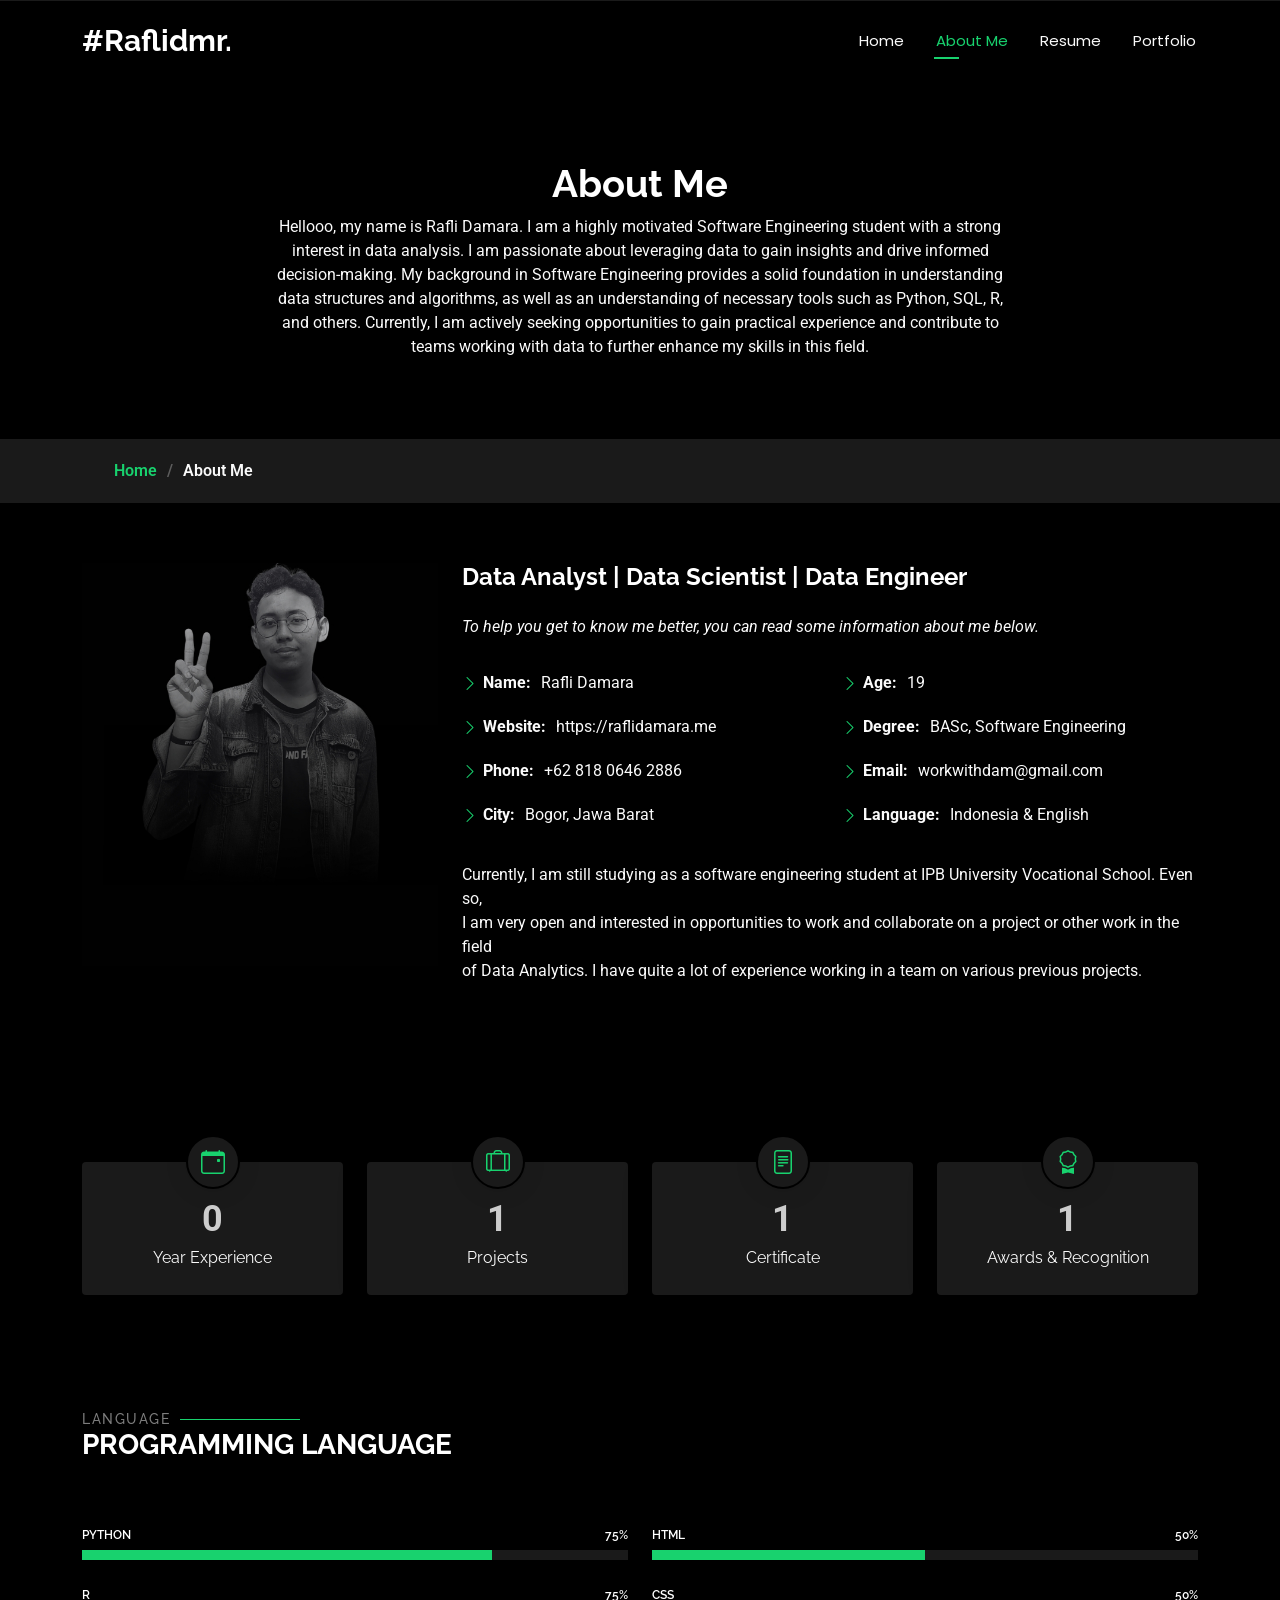
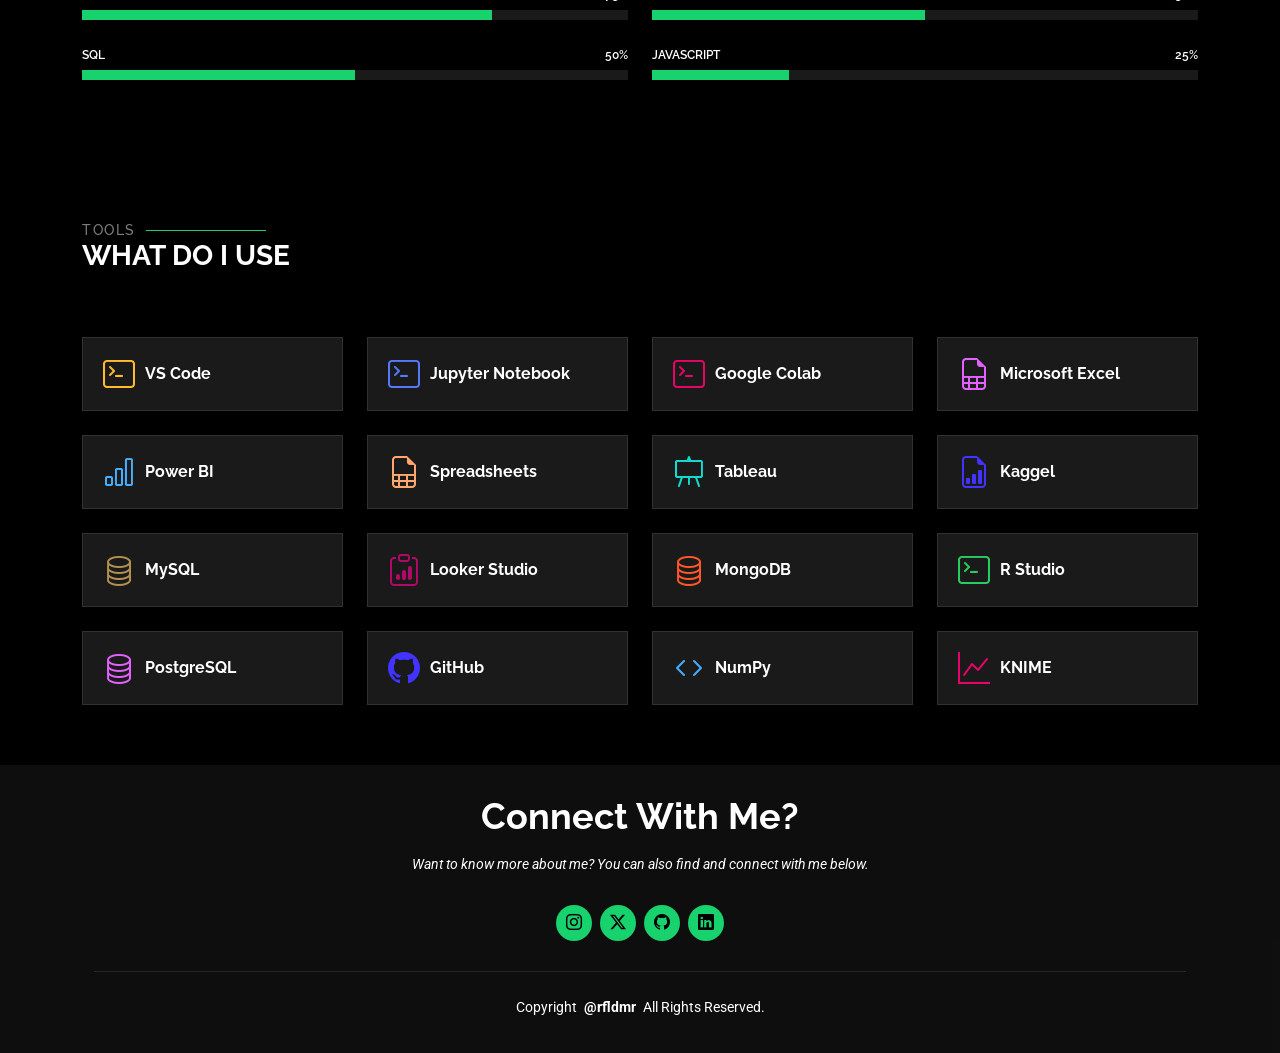
<file: about.html>
<!DOCTYPE html>
<html lang="en">

<head>
  <meta charset="utf-8">
  <meta content="width=device-width, initial-scale=1.0" name="viewport">
  <title>About Me | #Rfldmr Portfolio</title>
  <meta name="description" content="">
  <meta name="keywords" content="">

  <!-- Favicons -->
  <link href="assets/img/head.png" rel="icon">
  <link href="assets/img/apple_touch.png" rel="apple-touch-icon">

  <!-- Fonts -->
  <link href="https://fonts.googleapis.com" rel="preconnect">
  <link href="https://fonts.gstatic.com" rel="preconnect" crossorigin>
  <link href="https://fonts.googleapis.com/css2?family=Roboto:ital,wght@0,100;0,300;0,400;0,500;0,700;0,900;1,100;1,300;1,400;1,500;1,700;1,900&family=Poppins:ital,wght@0,100;0,200;0,300;0,400;0,500;0,600;0,700;0,800;0,900;1,100;1,200;1,300;1,400;1,500;1,600;1,700;1,800;1,900&family=Raleway:ital,wght@0,100;0,200;0,300;0,400;0,500;0,600;0,700;0,800;0,900;1,100;1,200;1,300;1,400;1,500;1,600;1,700;1,800;1,900&display=swap" rel="stylesheet">

  <!-- Vendor CSS Files -->
  <link href="assets/vendor/bootstrap/css/bootstrap.min.css" rel="stylesheet">
  <link href="assets/vendor/bootstrap-icons/bootstrap-icons.css" rel="stylesheet">
  <link href="assets/vendor/aos/aos.css" rel="stylesheet">
  <link href="assets/vendor/swiper/swiper-bundle.min.css" rel="stylesheet">
  <link href="assets/vendor/glightbox/css/glightbox.min.css" rel="stylesheet">

  <!-- Main CSS File -->
  <link href="assets/css/main.css" rel="stylesheet">

  <!-- =======================================================
  * Template Name: Personal
  * Template URL: https://bootstrapmade.com/personal-free-resume-bootstrap-template/
  * Updated: Aug 07 2024 with Bootstrap v5.3.3
  * Author: BootstrapMade.com
  * License: https://bootstrapmade.com/license/
  ======================================================== -->
</head>

<body class="about-page">

  <header id="header" class="header d-flex align-items-center fixed-top">
    <div class="container-fluid container-xl position-relative d-flex align-items-center justify-content-between">

      <a href="index.html" class="logo d-flex align-items-center">
        <!-- Uncomment the line below if you also wish to use an image logo -->
        <!-- <img src="assets/img/logo.png" alt=""> -->
        <h1 class="sitename">#Raflidmr.</h1>
      </a>

      <nav id="navmenu" class="navmenu">
        <ul>
          <li><a href="index.html">Home</a></li>
          <li><a href="about.html" class="active">About Me</a></li>
          <li><a href="resume.html">Resume</a></li>
          <li><a href="portfolio.html">Portfolio</a></li>
        </ul>
        <i class="mobile-nav-toggle d-xl-none bi bi-list"></i>
      </nav>

    </div>
  </header>

  <main class="main">

    <!-- Page Title -->
    <div class="page-title" data-aos="fade">
      <div class="heading">
        <div class="container">
          <div class="row d-flex justify-content-center text-center">
            <div class="col-lg-8">
              <h1>About Me</h1>
              <p class="mb-0">Hellooo, my name is Rafli Damara. I am a highly motivated Software Engineering student with a strong interest in data analysis. I am passionate about leveraging data to gain insights and drive informed decision-making. My background in Software Engineering provides a solid foundation in understanding data structures and algorithms, as well as an understanding of necessary tools such as Python, SQL, R, and others. Currently, I am actively seeking opportunities to gain practical experience and contribute to teams working with data to further enhance my skills in this field.</p>
            </div>
          </div>
        </div>
      </div>
      <nav class="breadcrumbs">
        <div class="container">
          <ol>
            <li><a href="index.html">Home</a></li>
            <li class="current">About Me</li>
          </ol>
        </div>
      </nav>
    </div><!-- End Page Title -->

    <!-- About Section -->
    <section id="about" class="about section">

      <div class="container" data-aos="fade-up" data-aos-delay="100">

        <div class="row gy-4 justify-content-center">
          <div class="col-lg-4">
            <img src="assets/img/profil.jpg" class="img-fluid" alt="">
          </div>
          <div class="col-lg-8 content">
            <h2>Data Analyst | Data Scientist | Data Engineer</h2>
            <p class="fst-italic py-3">
              To help you get to know me better, you can read some information about me below.
            </p>
            <div class="row">
              <div class="col-lg-6">
                <ul>
                  <li><i class="bi bi-chevron-right"></i> <strong>Name:</strong> <span>Rafli Damara</span></li>
                  <li><i class="bi bi-chevron-right"></i> <strong>Website:</strong> <span>https://raflidamara.me</span></li>
                  <li><i class="bi bi-chevron-right"></i> <strong>Phone:</strong> <span>+62 818 0646 2886</span></li>
                  <li><i class="bi bi-chevron-right"></i> <strong>City:</strong> <span>Bogor, Jawa Barat</span></li>
                </ul>
              </div>
              <div class="col-lg-6">
                <ul>
                  <li><i class="bi bi-chevron-right"></i> <strong>Age:</strong> <span>19</span></li>
                  <li><i class="bi bi-chevron-right"></i> <strong>Degree:</strong> <span>BASc, Software Engineering</span></li>
                  <li><i class="bi bi-chevron-right"></i> <strong>Email:</strong> <span>workwithdam@gmail.com</span></li>
                  <li><i class="bi bi-chevron-right"></i> <strong>Language:</strong> <span>Indonesia & English</span></li>
                </ul>
              </div>
            </div>
            <p class="py-3">
              Currently, I am still studying as a software engineering student at IPB University Vocational School. Even so, <br>
              I am very open and interested in opportunities to work and collaborate on a project or other work in the field <br>
              of Data Analytics. I have quite a lot of experience working in a team on various previous projects.
            </p>
          </div>
        </div>

      </div>

    </section><!-- /About Section -->

    <!-- Stats Section -->
    <section id="stats" class="stats section">

      <div class="container" data-aos="fade-up" data-aos-delay="100">

        <div class="row gy-4">

          <div class="col-lg-3 col-md-6 d-flex flex-column align-items-center">
            <i class="bi bi-calendar-event"></i>
            <div class="stats-item">
              <span data-purecounter-start="0" data-purecounter-end="1" data-purecounter-duration="1" class="purecounter"></span>
              <p>Year Experience</p>
            </div>
          </div><!-- End Stats Item -->

          <div class="col-lg-3 col-md-6 d-flex flex-column align-items-center">
            <i class="bi bi-suitcase-lg"></i>
            <div class="stats-item">
              <span data-purecounter-start="0" data-purecounter-end="3" data-purecounter-duration="1" class="purecounter"></span>
              <p>Projects</p>
            </div>
          </div><!-- End Stats Item -->

          <div class="col-lg-3 col-md-6 d-flex flex-column align-items-center">
            <i class="bi bi-file-text"></i>
            <div class="stats-item">
              <span data-purecounter-start="0" data-purecounter-end="2  " data-purecounter-duration="1" class="purecounter"></span>
              <p>Certificate</p>
            </div>
          </div><!-- End Stats Item -->

          <div class="col-lg-3 col-md-6 d-flex flex-column align-items-center">
            <i class="bi bi-award"></i>
            <div class="stats-item">
              <span data-purecounter-start="0" data-purecounter-end="3" data-purecounter-duration="1" class="purecounter"></span>
              <p>Awards & Recognition</p>
            </div>
          </div><!-- End Stats Item -->

        </div>

      </div>

    </section><!-- /Stats Section -->

    <!-- Skills Section -->
    <section id="skills" class="skills section">

      <!-- Section Title -->
      <div class="container section-title" data-aos="fade-up">
        <h2>Language</h2>
        <div><span>Programming</span> <span class="description-title">Language</span></div>
      </div><!-- End Section Title -->

      <div class="container" data-aos="fade-up" data-aos-delay="100">

        <div class="row skills-content skills-animation">

          <div class="col-lg-6">

            <div class="progress">
              <span class="skill"><span>Python</span> <i class="val">75%</i></span>
              <div class="progress-bar-wrap">
                <div class="progress-bar" role="progressbar" aria-valuenow="75" aria-valuemin="0" aria-valuemax="100"></div>
              </div>
            </div><!-- End Skills Item -->

            <div class="progress">
              <span class="skill"><span>R</span> <i class="val">75%</i></span>
              <div class="progress-bar-wrap">
                <div class="progress-bar" role="progressbar" aria-valuenow="75" aria-valuemin="0" aria-valuemax="100"></div>
              </div>
            </div><!-- End Skills Item -->

            <div class="progress">
              <span class="skill"><span>SQL</span> <i class="val">50%</i></span>
              <div class="progress-bar-wrap">
                <div class="progress-bar" role="progressbar" aria-valuenow="50" aria-valuemin="0" aria-valuemax="100"></div>
              </div>
            </div><!-- End Skills Item -->

          </div>

          <div class="col-lg-6">

            <div class="progress">
              <span class="skill"><span>HTML</span> <i class="val">50%</i></span>
              <div class="progress-bar-wrap">
                <div class="progress-bar" role="progressbar" aria-valuenow="50" aria-valuemin="0" aria-valuemax="100"></div>
              </div>
            </div><!-- End Skills Item -->

            <div class="progress">
              <span class="skill"><span>CSS</span> <i class="val">50%</i></span>
              <div class="progress-bar-wrap">
                <div class="progress-bar" role="progressbar" aria-valuenow="50" aria-valuemin="0" aria-valuemax="100"></div>
              </div>
            </div><!-- End Skills Item -->

            <div class="progress">
              <span class="skill"><span>JavaScript</span> <i class="val">25%</i></span>
              <div class="progress-bar-wrap">
                <div class="progress-bar" role="progressbar" aria-valuenow="25" aria-valuemin="0" aria-valuemax="100"></div>
              </div>
            </div><!-- End Skills Item -->

          </div>

        </div>

      </div>

    </section><!-- /Skills Section -->

    <!-- Interests Section -->
    <section id="interests" class="interests section">

      <!-- Section Title -->
      <div class="container section-title" data-aos="fade-up">
        <h2>Tools</h2>
        <div><span>What</span> <span class="description-title">Do I Use</span></div>
      </div><!-- End Section Title -->

      <div class="container">

        <div class="row gy-4">

           <div class="col-lg-3 col-md-4" data-aos="fade-up" data-aos-delay="100">
            <div class="features-item">
              <i class="bi bi-terminal" style="color: #ffbb2c;"></i>
              <h3><a href="" class="stretched-link">VS Code</a></h3>
            </div>
          </div><!-- End Feature Item -->

          <div class="col-lg-3 col-md-4" data-aos="fade-up" data-aos-delay="200">
            <div class="features-item">
              <i class="bi bi-terminal" style="color: #5578ff;"></i>
              <h3><a href="" class="stretched-link">Jupyter Notebook</a></h3>
            </div>
          </div><!-- End Feature Item -->

          <div class="col-lg-3 col-md-4" data-aos="fade-up" data-aos-delay="300">
            <div class="features-item">
              <i class="bi bi-terminal" style="color: #e80368;"></i>
              <h3><a href="" class="stretched-link">Google Colab</a></h3>
            </div>
          </div><!-- End Feature Item -->

          <div class="col-lg-3 col-md-4" data-aos="fade-up" data-aos-delay="400">
            <div class="features-item">
              <i class="bi bi-file-earmark-spreadsheet" style="color: #e361ff;"></i>
              <h3><a href="" class="stretched-link">Microsoft Excel</a></h3>
            </div>
          </div><!-- End Feature Item -->

          <div class="col-lg-3 col-md-4" data-aos="fade-up" data-aos-delay="500">
            <div class="features-item">
              <i class="bi bi-bar-chart" style="color: #47aeff;"></i>
              <h3><a href="" class="stretched-link">Power BI</a></h3>
            </div>
          </div><!-- End Feature Item -->

          <div class="col-lg-3 col-md-4" data-aos="fade-up" data-aos-delay="600">
            <div class="features-item">
              <i class="bi bi-file-earmark-spreadsheet" style="color: #ffa76e;"></i>
              <h3><a href="" class="stretched-link">Spreadsheets</a></h3>
            </div>
          </div><!-- End Feature Item -->

          <div class="col-lg-3 col-md-4" data-aos="fade-up" data-aos-delay="700">
            <div class="features-item">
              <i class="bi bi-easel" style="color: #11dbcf;"></i>
              <h3><a href="" class="stretched-link">Tableau</a></h3>
            </div>
          </div><!-- End Feature Item -->

          <div class="col-lg-3 col-md-4" data-aos="fade-up" data-aos-delay="800">
            <div class="features-item">
              <i class="bi bi-file-earmark-bar-graph" style="color: #4233ff;"></i>
              <h3><a href="" class="stretched-link">Kaggel</a></h3>
            </div>
          </div><!-- End Feature Item -->

          <div class="col-lg-3 col-md-4" data-aos="fade-up" data-aos-delay="900">
            <div class="features-item">
              <i class="bi bi-database" style="color: #b2904f;"></i>
              <h3><a href="" class="stretched-link">MySQL</a></h3>
            </div>
          </div><!-- End Feature Item -->

          <div class="col-lg-3 col-md-4" data-aos="fade-up" data-aos-delay="1000">
            <div class="features-item">
              <i class="bi bi-clipboard-data" style="color: #b20969;"></i>
              <h3><a href="" class="stretched-link">Looker Studio</a></h3>
            </div>
          </div><!-- End Feature Item -->

          <div class="col-lg-3 col-md-4" data-aos="fade-up" data-aos-delay="1100">
            <div class="features-item">
              <i class="bi bi-database" style="color: #ff5828;"></i>
              <h3><a href="" class="stretched-link">MongoDB</a></h3>
            </div>
          </div><!-- End Feature Item -->

          <div class="col-lg-3 col-md-4" data-aos="fade-up" data-aos-delay="1200">
            <div class="features-item">
              <i class="bi bi-terminal" style="color: #29cc61;"></i>
              <h3><a href="" class="stretched-link">R Studio</a></h3>
            </div>
          </div><!-- End Feature Item -->

           <div class="col-lg-3 col-md-4" data-aos="fade-up" data-aos-delay="1300">
            <div class="features-item">
              <i class="bi bi-database" style="color: #e361ff;"></i>
              <h3><a href="" class="stretched-link">PostgreSQL</a></h3>
            </div>
          </div><!-- End Feature Item -->

          <div class="col-lg-3 col-md-4" data-aos="fade-up" data-aos-delay="1400">
            <div class="features-item">
              <i class="bi bi-github" style="color: #4233ff;"></i>
              <h3><a href="" class="stretched-link">GitHub</a></h3>
            </div>
          </div><!-- End Feature Item -->

          <div class="col-lg-3 col-md-4" data-aos="fade-up" data-aos-delay="1500">
            <div class="features-item">
              <i class="bi bi-code" style="color: #47aeff;"></i>
              <h3><a href="" class="stretched-link">NumPy</a></h3>
            </div>
          </div><!-- End Feature Item -->

          <div class="col-lg-3 col-md-4" data-aos="fade-up" data-aos-delay="1600">
            <div class="features-item">
              <i class="bi bi-graph-up" style="color: #e80368;"></i>
              <h3><a href="" class="stretched-link">KNIME</a></h3>
            </div>
          </div><!-- End Feature Item -->

        </div>

      </div>

    </section><!-- /Interests Section -->

  </main>

  <footer id="footer" class="footer dark-background">
    <div class="container">
      <h3 class="sitename">Connect With Me?</h3>
      <p>Want to know more about me? You can also find and connect with me below.</p>
      <div class="social-links d-flex justify-content-center">
        <a href="https://www.instagram.com/rfldmr/"><i class="bi bi-instagram"></i></a>
        <a href="https://x.com/rfldamara"><i class="bi bi-twitter-x"></i></a>
        <a href="https://github.com/Rfldmr"><i class="bi bi-github"></i></a>
        <a href="https://www.linkedin.com/in/raflidamara/"><i class="bi bi-linkedin"></i></a>
      </div>
      <div class="container">
        <div class="copyright">
          <span>Copyright</span> <strong class="px-1 sitename">@rfldmr</strong> <span>All Rights Reserved.</span>
        </div>
        <div class="credits">
          <!-- All the links in the footer should remain intact. -->
          <!-- You can delete the links only if you've purchased the pro version. -->
          <!-- Licensing information: https://bootstrapmade.com/license/ -->
          <!-- Purchase the pro version with working PHP/AJAX contact form: [buy-url] -->
        </div>
      </div>
    </div>
  </footer>

  <!-- Scroll Top -->
  <a href="#" id="scroll-top" class="scroll-top d-flex align-items-center justify-content-center"><i class="bi bi-arrow-up-short"></i></a>

  <!-- Preloader -->
  <div id="preloader"></div>

  <!-- Vendor JS Files -->
  <script src="assets/vendor/bootstrap/js/bootstrap.bundle.min.js"></script>
  <script src="assets/vendor/php-email-form/validate.js"></script>
  <script src="assets/vendor/aos/aos.js"></script>
  <script src="assets/vendor/typed.js/typed.umd.js"></script>
  <script src="assets/vendor/purecounter/purecounter_vanilla.js"></script>
  <script src="assets/vendor/waypoints/noframework.waypoints.js"></script>
  <script src="assets/vendor/swiper/swiper-bundle.min.js"></script>
  <script src="assets/vendor/glightbox/js/glightbox.min.js"></script>
  <script src="assets/vendor/imagesloaded/imagesloaded.pkgd.min.js"></script>
  <script src="assets/vendor/isotope-layout/isotope.pkgd.min.js"></script>

  <!-- Main JS File -->
  <script src="assets/js/main.js"></script>

</body>

</html>
</file>
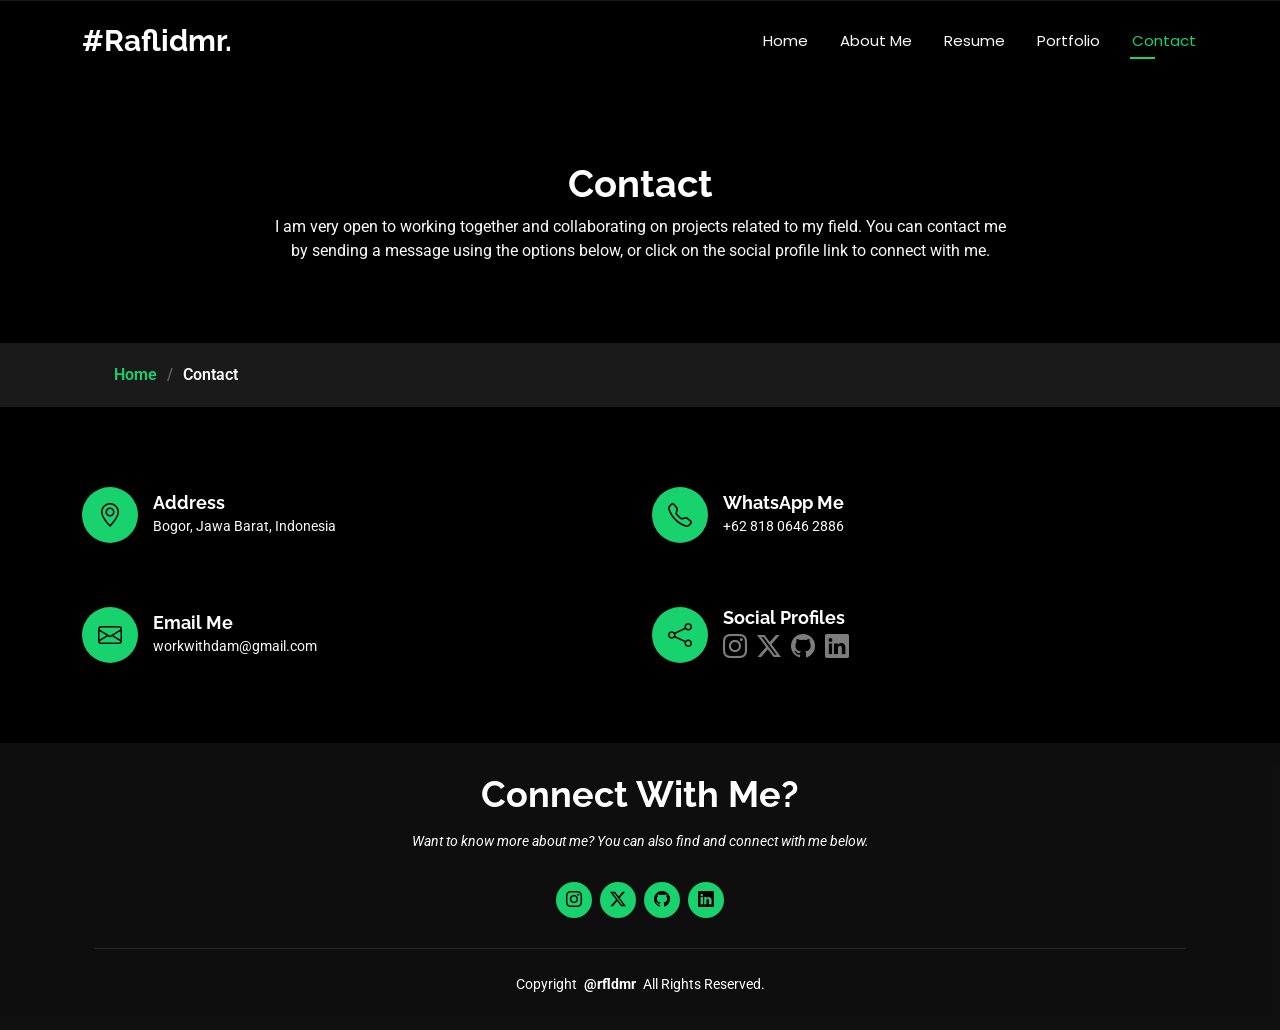
<file: contact.html>
<!DOCTYPE html>
<html lang="en">

<head>
  <meta charset="utf-8">
  <meta content="width=device-width, initial-scale=1.0" name="viewport">
  <title>Contact | #Rfldmr Portfolio</title>
  <meta name="description" content="">
  <meta name="keywords" content="">

  <!-- Favicons -->
  <link href="assets/img/head.png" rel="icon">
  <link href="assets/img/apple_touch.png" rel="apple-touch-icon">

  <!-- Fonts -->
  <link href="https://fonts.googleapis.com" rel="preconnect">
  <link href="https://fonts.gstatic.com" rel="preconnect" crossorigin>
  <link href="https://fonts.googleapis.com/css2?family=Roboto:ital,wght@0,100;0,300;0,400;0,500;0,700;0,900;1,100;1,300;1,400;1,500;1,700;1,900&family=Poppins:ital,wght@0,100;0,200;0,300;0,400;0,500;0,600;0,700;0,800;0,900;1,100;1,200;1,300;1,400;1,500;1,600;1,700;1,800;1,900&family=Raleway:ital,wght@0,100;0,200;0,300;0,400;0,500;0,600;0,700;0,800;0,900;1,100;1,200;1,300;1,400;1,500;1,600;1,700;1,800;1,900&display=swap" rel="stylesheet">

  <!-- Vendor CSS Files -->
  <link href="assets/vendor/bootstrap/css/bootstrap.min.css" rel="stylesheet">
  <link href="assets/vendor/bootstrap-icons/bootstrap-icons.css" rel="stylesheet">
  <link href="assets/vendor/aos/aos.css" rel="stylesheet">
  <link href="assets/vendor/swiper/swiper-bundle.min.css" rel="stylesheet">
  <link href="assets/vendor/glightbox/css/glightbox.min.css" rel="stylesheet">

  <!-- Main CSS File -->
  <link href="assets/css/main.css" rel="stylesheet">

  <!-- =======================================================
  * Template Name: Personal
  * Template URL: https://bootstrapmade.com/personal-free-resume-bootstrap-template/
  * Updated: Aug 07 2024 with Bootstrap v5.3.3
  * Author: BootstrapMade.com
  * License: https://bootstrapmade.com/license/
  ======================================================== -->
</head>

<body class="contact-page">

  <header id="header" class="header d-flex align-items-center fixed-top">
    <div class="container-fluid container-xl position-relative d-flex align-items-center justify-content-between">

      <a href="index.html" class="logo d-flex align-items-center">
        <!-- Uncomment the line below if you also wish to use an image logo -->
        <!-- <img src="assets/img/logo.png" alt=""> -->
        <h1 class="sitename">#Raflidmr.</h1>
      </a>

      <nav id="navmenu" class="navmenu">
        <ul>
          <li><a href="index.html">Home</a></li>
          <li><a href="about.html">About Me</a></li>
          <li><a href="resume.html">Resume</a></li>
          <li><a href="portfolio.html">Portfolio</a></li>
          <li><a href="contact.html" class="active">Contact</a></li>
        </ul>
        <i class="mobile-nav-toggle d-xl-none bi bi-list"></i>
      </nav>

    </div>
  </header>

  <main class="main">

    <!-- Page Title -->
    <div class="page-title" data-aos="fade">
      <div class="heading">
        <div class="container">
          <div class="row d-flex justify-content-center text-center">
            <div class="col-lg-8">
              <h1>Contact</h1>
              <p class="mb-0">I am very open to working together and collaborating on projects related to my field. You can contact me by sending a message using the options below, or click on the social profile link to connect with me.</p>
            </div>
          </div>
        </div>
      </div>
      <nav class="breadcrumbs">
        <div class="container">
          <ol>
            <li><a href="index.html">Home</a></li>
            <li class="current">Contact</li>
          </ol>
        </div>
      </nav>
    </div><!-- End Page Title -->

    <!-- Contact Section -->
    <section id="contact" class="contact section">

      <div class="container" data-aos="fade-up" data-aos-delay="100">

        <div class="row gy-4">

          <div class="col-md-6">
            <div class="info-item d-flex align-items-center" data-aos="fade-up" data-aos-delay="200">
              <i class="icon bi bi-geo-alt flex-shrink-0"></i>
              <div>
                <h3>Address</h3>
                <p>Bogor, Jawa Barat, Indonesia</p>
              </div>
            </div>
          </div><!-- End Info Item -->

          <div class="col-md-6">
            <div class="info-item d-flex align-items-center" data-aos="fade-up" data-aos-delay="300">
              <i class="icon bi bi-telephone flex-shrink-0"></i>
              <div>
                <h3>WhatsApp Me</h3>
                <p>+62 818 0646 2886</p>
              </div>
            </div>
          </div><!-- End Info Item -->

          <div class="col-md-6">
            <div class="info-item d-flex align-items-center" data-aos="fade-up" data-aos-delay="400">
              <i class="icon bi bi-envelope flex-shrink-0"></i>
              <div>
                <h3>Email Me</h3>
                <p>workwithdam@gmail.com</p>
              </div>
            </div>
          </div><!-- End Info Item -->

          <div class="col-md-6">
            <div class="info-item d-flex align-items-center" data-aos="fade-up" data-aos-delay="500">
              <i class="icon bi bi-share flex-shrink-0"></i>
              <div>
                <h3>Social Profiles</h3>
                <div class="social-links">
                  <a href="https://www.instagram.com/rfldmr/"><i class="bi bi-instagram"></i></a>
                  <a href="https://x.com/rfldamara"><i class="bi bi-twitter-x"></i></a>
                  <a href="https://github.com/Rfldmr"><i class="bi bi-github"></i></a>
                  <a href="https://www.linkedin.com/in/raflidamara/"><i class="bi bi-linkedin"></i></a>
                </div>
              </div>
            </div>
          </div><!-- End Info Item -->

        </div>

      </div>

    </section><!-- /Contact Section -->

  </main>

  <footer id="footer" class="footer dark-background">
    <div class="container">
      <h3 class="sitename">Connect With Me?</h3>
      <p>Want to know more about me? You can also find and connect with me below.</p>
      <div class="social-links d-flex justify-content-center">
        <a href="https://www.instagram.com/rfldmr/"><i class="bi bi-instagram"></i></a>
        <a href="https://x.com/rfldamara"><i class="bi bi-twitter-x"></i></a>
        <a href="https://github.com/Rfldmr"><i class="bi bi-github"></i></a>
        <a href="https://www.linkedin.com/in/raflidamara/"><i class="bi bi-linkedin"></i></a>
      </div>
      <div class="container">
        <div class="copyright">
          <span>Copyright</span> <strong class="px-1 sitename">@rfldmr</strong> <span>All Rights Reserved.</span>
        </div>
        <div class="credits">
          <!-- All the links in the footer should remain intact. -->
          <!-- You can delete the links only if you've purchased the pro version. -->
          <!-- Licensing information: https://bootstrapmade.com/license/ -->
          <!-- Purchase the pro version with working PHP/AJAX contact form: [buy-url] -->
        </div>
      </div>
    </div>
  </footer>

  <!-- Scroll Top -->
  <a href="#" id="scroll-top" class="scroll-top d-flex align-items-center justify-content-center"><i class="bi bi-arrow-up-short"></i></a>

  <!-- Preloader -->
  <div id="preloader"></div>

  <!-- Vendor JS Files -->
  <script src="assets/vendor/bootstrap/js/bootstrap.bundle.min.js"></script>
  <script src="assets/vendor/php-email-form/validate.js"></script>
  <script src="assets/vendor/aos/aos.js"></script>
  <script src="assets/vendor/typed.js/typed.umd.js"></script>
  <script src="assets/vendor/purecounter/purecounter_vanilla.js"></script>
  <script src="assets/vendor/waypoints/noframework.waypoints.js"></script>
  <script src="assets/vendor/swiper/swiper-bundle.min.js"></script>
  <script src="assets/vendor/glightbox/js/glightbox.min.js"></script>
  <script src="assets/vendor/imagesloaded/imagesloaded.pkgd.min.js"></script>
  <script src="assets/vendor/isotope-layout/isotope.pkgd.min.js"></script>

  <!-- Main JS File -->
  <script src="assets/js/main.js"></script>


</body>

</html>
</file>
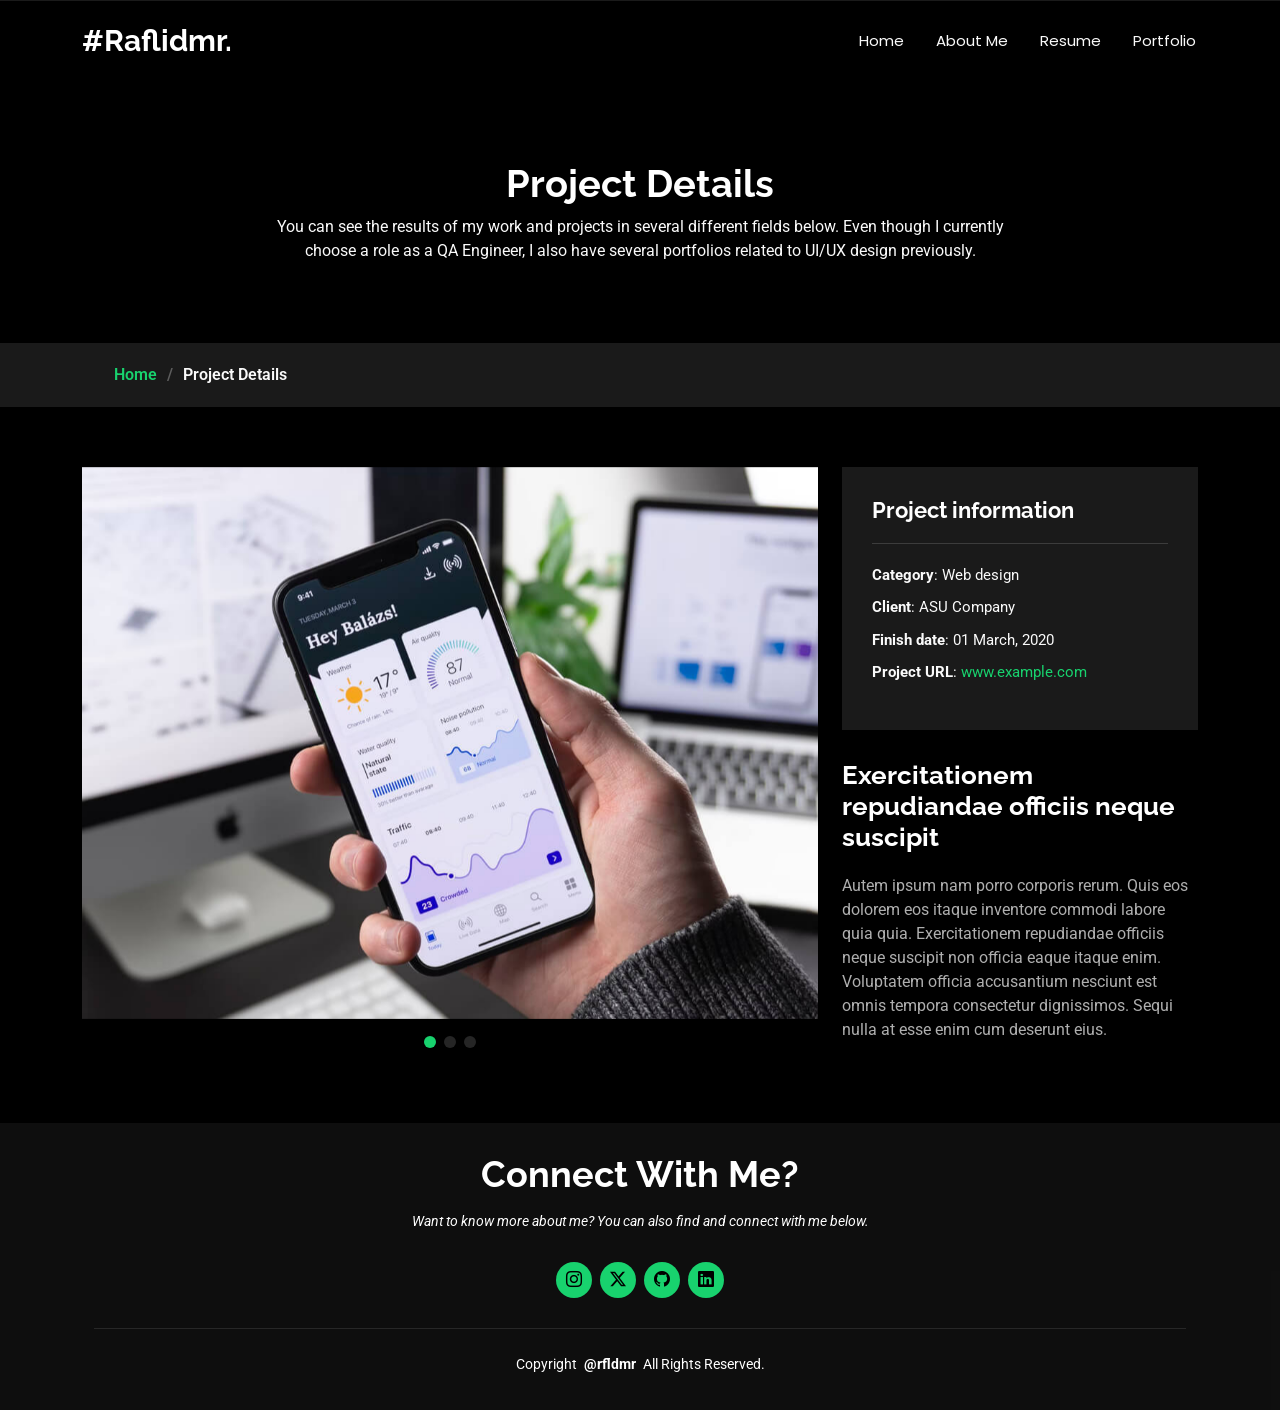
<file: portfolio-details.html>
<!DOCTYPE html>
<html lang="en">

<head>
  <meta charset="utf-8">
  <meta content="width=device-width, initial-scale=1.0" name="viewport">
  <title>Project Details | #Rfldmr Portfolio</title>
  <meta name="description" content="">
  <meta name="keywords" content="">

  <!-- Favicons -->
  <link href="assets/img/head.png" rel="icon">
  <link href="assets/img/apple_touch.png" rel="apple-touch-icon">

  <!-- Fonts -->
  <link href="https://fonts.googleapis.com" rel="preconnect">
  <link href="https://fonts.gstatic.com" rel="preconnect" crossorigin>
  <link href="https://fonts.googleapis.com/css2?family=Roboto:ital,wght@0,100;0,300;0,400;0,500;0,700;0,900;1,100;1,300;1,400;1,500;1,700;1,900&family=Poppins:ital,wght@0,100;0,200;0,300;0,400;0,500;0,600;0,700;0,800;0,900;1,100;1,200;1,300;1,400;1,500;1,600;1,700;1,800;1,900&family=Raleway:ital,wght@0,100;0,200;0,300;0,400;0,500;0,600;0,700;0,800;0,900;1,100;1,200;1,300;1,400;1,500;1,600;1,700;1,800;1,900&display=swap" rel="stylesheet">

  <!-- Vendor CSS Files -->
  <link href="assets/vendor/bootstrap/css/bootstrap.min.css" rel="stylesheet">
  <link href="assets/vendor/bootstrap-icons/bootstrap-icons.css" rel="stylesheet">
  <link href="assets/vendor/aos/aos.css" rel="stylesheet">
  <link href="assets/vendor/swiper/swiper-bundle.min.css" rel="stylesheet">
  <link href="assets/vendor/glightbox/css/glightbox.min.css" rel="stylesheet">

  <!-- Main CSS File -->
  <link href="assets/css/main.css" rel="stylesheet">

  <!-- =======================================================
  * Template Name: Personal
  * Template URL: https://bootstrapmade.com/personal-free-resume-bootstrap-template/
  * Updated: Aug 07 2024 with Bootstrap v5.3.3
  * Author: BootstrapMade.com
  * License: https://bootstrapmade.com/license/
  ======================================================== -->
</head>

<body class="portfolio-details-page">

  <header id="header" class="header d-flex align-items-center fixed-top">
    <div class="container-fluid container-xl position-relative d-flex align-items-center justify-content-between">

      <a href="index.html" class="logo d-flex align-items-center">
        <!-- Uncomment the line below if you also wish to use an image logo -->
        <!-- <img src="assets/img/logo.png" alt=""> -->
        <h1 class="sitename">#Raflidmr.</h1>
      </a>

      <nav id="navmenu" class="navmenu">
        <ul>
          <li><a href="index.html">Home</a></li>
          <li><a href="about.html">About Me</a></li>
          <li><a href="resume.html">Resume</a></li>
          <li><a href="portfolio.html">Portfolio</a></li>
        </ul>
        <i class="mobile-nav-toggle d-xl-none bi bi-list"></i>
      </nav>

    </div>
  </header>

  <main class="main">

    <!-- Page Title -->
    <div class="page-title" data-aos="fade">
      <div class="heading">
        <div class="container">
          <div class="row d-flex justify-content-center text-center">
            <div class="col-lg-8">
              <h1>Project Details</h1>
              <p class="mb-0">You can see the results of my work and projects in several different fields below. Even though I currently choose a role as a QA Engineer, I also have several portfolios related to UI/UX design previously.</p>
            </div>
          </div>
        </div>
      </div>
      <nav class="breadcrumbs">
        <div class="container">
          <ol>
            <li><a href="index.html">Home</a></li>
            <li class="current">Project Details</li>
          </ol>
        </div>
      </nav>
    </div><!-- End Page Title -->

    <!-- Portfolio Details Section -->
    <section id="portfolio-details" class="portfolio-details section">

      <div class="container" data-aos="fade-up" data-aos-delay="100">

        <div class="row gy-4">

          <div class="col-lg-8">
            <div class="portfolio-details-slider swiper init-swiper">

              <script type="application/json" class="swiper-config">
                {
                  "loop": true,
                  "speed": 600,
                  "autoplay": {
                    "delay": 5000
                  },
                  "slidesPerView": "auto",
                  "pagination": {
                    "el": ".swiper-pagination",
                    "type": "bullets",
                    "clickable": true
                  }
                }
              </script>

              <div class="swiper-wrapper align-items-center">

                <div class="swiper-slide">
                  <img src="assets/img/portfolio/app-1.jpg" alt="">
                </div>

                <div class="swiper-slide">
                  <img src="assets/img/portfolio/app-2.jpg" alt="">
                </div>

                <div class="swiper-slide">
                  <img src="assets/img/portfolio/app-3.jpg" alt="">
                </div>

              </div>
              <div class="swiper-pagination"></div>
            </div>
          </div>

          <div class="col-lg-4">
            <div class="portfolio-info" data-aos="fade-up" data-aos-delay="200">
              <h3>Project information</h3>
              <ul>
                <li><strong>Category</strong>: Web design</li>
                <li><strong>Client</strong>: ASU Company</li>
                <li><strong>Finish date</strong>: 01 March, 2020</li>
                <li><strong>Project URL</strong>: <a href="#">www.example.com</a></li>
              </ul>
            </div>
            <div class="portfolio-description" data-aos="fade-up" data-aos-delay="300">
              <h2>Exercitationem repudiandae officiis neque suscipit</h2>
              <p>
                Autem ipsum nam porro corporis rerum. Quis eos dolorem eos itaque inventore commodi labore quia quia. Exercitationem repudiandae officiis neque suscipit non officia eaque itaque enim. Voluptatem officia accusantium nesciunt est omnis tempora consectetur dignissimos. Sequi nulla at esse enim cum deserunt eius.
              </p>
            </div>
          </div>

        </div>

      </div>

    </section><!-- /Portfolio Details Section -->

  </main>

  <footer id="footer" class="footer dark-background">
    <div class="container">
      <h3 class="sitename">Connect With Me?</h3>
      <p>Want to know more about me? You can also find and connect with me below.</p>
      <div class="social-links d-flex justify-content-center">
        <a href="https://www.instagram.com/rfldmr/"><i class="bi bi-instagram"></i></a>
        <a href="https://x.com/rfldamara"><i class="bi bi-twitter-x"></i></a>
        <a href="https://github.com/Rfldmr"><i class="bi bi-github"></i></a>
        <a href="https://www.linkedin.com/in/raflidamara/"><i class="bi bi-linkedin"></i></a>
      </div>
      <div class="container">
        <div class="copyright">
          <span>Copyright</span> <strong class="px-1 sitename">@rfldmr</strong> <span>All Rights Reserved.</span>
        </div>
        <div class="credits">
          <!-- All the links in the footer should remain intact. -->
          <!-- You can delete the links only if you've purchased the pro version. -->
          <!-- Licensing information: https://bootstrapmade.com/license/ -->
          <!-- Purchase the pro version with working PHP/AJAX contact form: [buy-url] -->
        </div>
      </div>
    </div>
  </footer>

  <!-- Scroll Top -->
  <a href="#" id="scroll-top" class="scroll-top d-flex align-items-center justify-content-center"><i class="bi bi-arrow-up-short"></i></a>

  <!-- Preloader -->
  <div id="preloader"></div>

  <!-- Vendor JS Files -->
  <script src="assets/vendor/bootstrap/js/bootstrap.bundle.min.js"></script>
  <script src="assets/vendor/php-email-form/validate.js"></script>
  <script src="assets/vendor/aos/aos.js"></script>
  <script src="assets/vendor/typed.js/typed.umd.js"></script>
  <script src="assets/vendor/purecounter/purecounter_vanilla.js"></script>
  <script src="assets/vendor/waypoints/noframework.waypoints.js"></script>
  <script src="assets/vendor/swiper/swiper-bundle.min.js"></script>
  <script src="assets/vendor/glightbox/js/glightbox.min.js"></script>
  <script src="assets/vendor/imagesloaded/imagesloaded.pkgd.min.js"></script>
  <script src="assets/vendor/isotope-layout/isotope.pkgd.min.js"></script>

  <!-- Main JS File -->
  <script src="assets/js/main.js"></script>

</body>

</html>
</file>
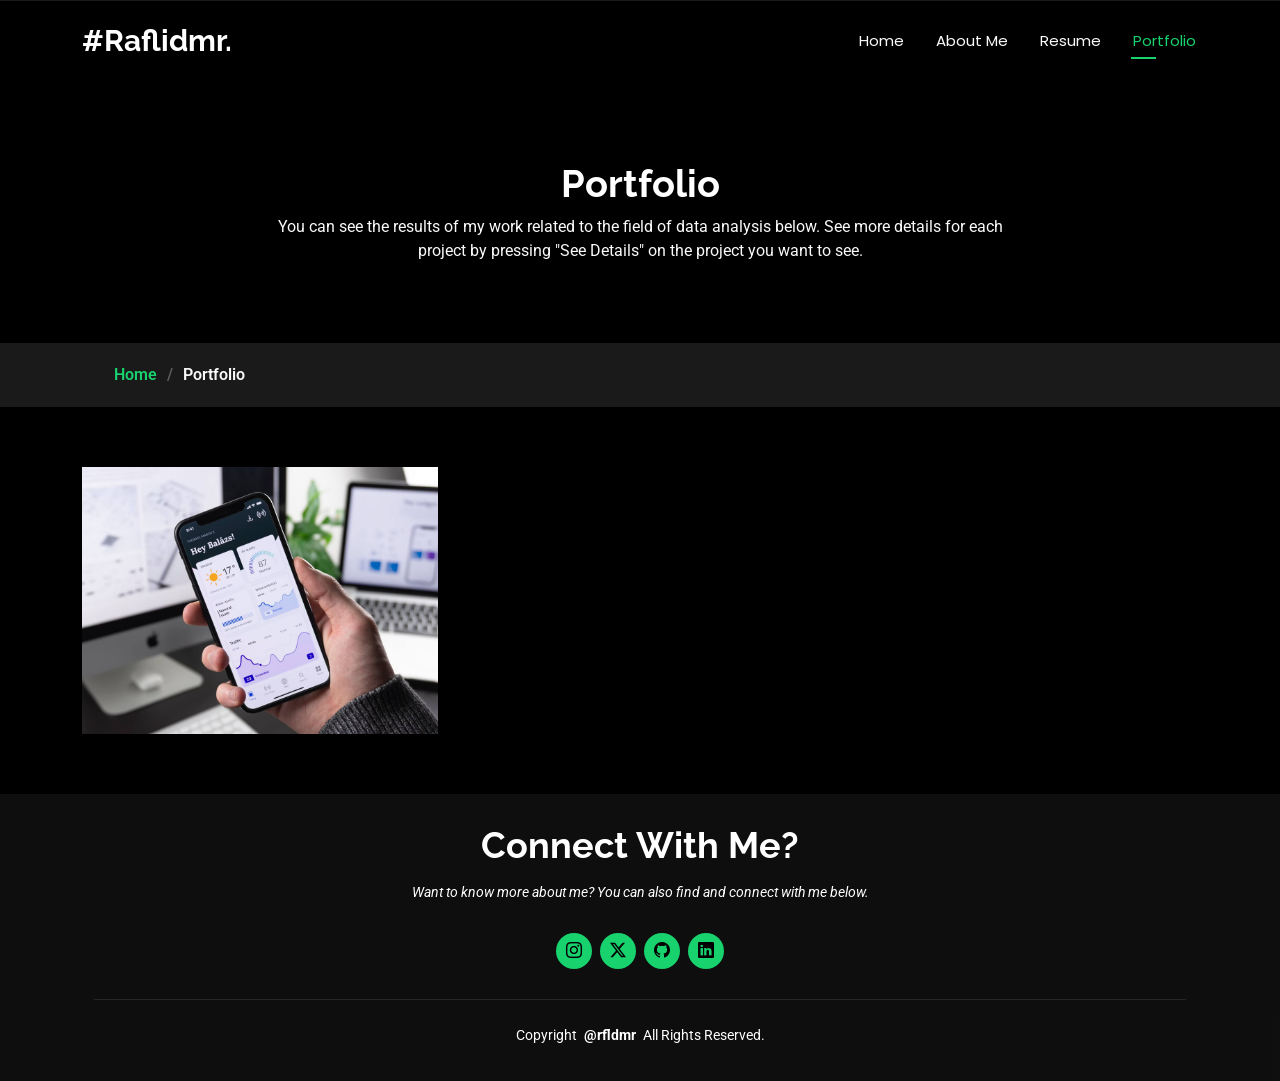
<file: portfolio.html>
<!DOCTYPE html>
<html lang="en">

<head>
  <meta charset="utf-8">
  <meta content="width=device-width, initial-scale=1.0" name="viewport">
  <title>Portfolio | #Rfldmr Portfolio</title>
  <meta name="description" content="">
  <meta name="keywords" content="">

  <!-- Favicons -->
  <link href="assets/img/head.png" rel="icon">
  <link href="assets/img/apple_touch.png" rel="apple-touch-icon">

  <!-- Fonts -->
  <link href="https://fonts.googleapis.com" rel="preconnect">
  <link href="https://fonts.gstatic.com" rel="preconnect" crossorigin>
  <link href="https://fonts.googleapis.com/css2?family=Roboto:ital,wght@0,100;0,300;0,400;0,500;0,700;0,900;1,100;1,300;1,400;1,500;1,700;1,900&family=Poppins:ital,wght@0,100;0,200;0,300;0,400;0,500;0,600;0,700;0,800;0,900;1,100;1,200;1,300;1,400;1,500;1,600;1,700;1,800;1,900&family=Raleway:ital,wght@0,100;0,200;0,300;0,400;0,500;0,600;0,700;0,800;0,900;1,100;1,200;1,300;1,400;1,500;1,600;1,700;1,800;1,900&display=swap" rel="stylesheet">

  <!-- Vendor CSS Files -->
  <link href="assets/vendor/bootstrap/css/bootstrap.min.css" rel="stylesheet">
  <link href="assets/vendor/bootstrap-icons/bootstrap-icons.css" rel="stylesheet">
  <link href="assets/vendor/aos/aos.css" rel="stylesheet">
  <link href="assets/vendor/swiper/swiper-bundle.min.css" rel="stylesheet">
  <link href="assets/vendor/glightbox/css/glightbox.min.css" rel="stylesheet">

  <!-- Main CSS File -->
  <link href="assets/css/main.css" rel="stylesheet">

  <!-- =======================================================
  * Template Name: Personal
  * Template URL: https://bootstrapmade.com/personal-free-resume-bootstrap-template/
  * Updated: Aug 07 2024 with Bootstrap v5.3.3
  * Author: BootstrapMade.com
  * License: https://bootstrapmade.com/license/
  ======================================================== -->
</head>

<body class="portfolio-page">

  <header id="header" class="header d-flex align-items-center fixed-top">
    <div class="container-fluid container-xl position-relative d-flex align-items-center justify-content-between">

      <a href="index.html" class="logo d-flex align-items-center">
        <!-- Uncomment the line below if you also wish to use an image logo -->
        <!-- <img src="assets/img/logo.png" alt=""> -->
        <h1 class="sitename">#Raflidmr.</h1>
      </a>

      <nav id="navmenu" class="navmenu">
        <ul>
          <li><a href="index.html">Home</a></li>
          <li><a href="about.html">About Me</a></li>
          <li><a href="resume.html">Resume</a></li>
          <li><a href="portfolio.html" class="active">Portfolio</a></li>
        </ul>
        <i class="mobile-nav-toggle d-xl-none bi bi-list"></i>
      </nav>

    </div>
  </header>

  <main class="main">

    <!-- Page Title -->
    <div class="page-title" data-aos="fade">
      <div class="heading">
        <div class="container">
          <div class="row d-flex justify-content-center text-center">
            <div class="col-lg-8">
              <h1>Portfolio</h1>
              <p class="mb-0">You can see the results of my work related to the field of data analysis below. See more details for each project by pressing "See Details" on the project you want to see.</p>
            </div>
          </div>
        </div>
      </div>
      <nav class="breadcrumbs">
        <div class="container">
          <ol>
            <li><a href="index.html">Home</a></li>
            <li class="current">Portfolio</li>
          </ol>
        </div>
      </nav>
    </div><!-- End Page Title -->

    <!-- Portfolio Section -->
    <section id="portfolio" class="portfolio section">

      <div class="container">

          <div class="row gy-4 isotope-container" data-aos="fade-up" data-aos-delay="200">

            <div class="col-lg-4 col-md-6 portfolio-item isotope-item filter-swt">
              <div class="portfolio-content h-100">
                <img src="assets/img/portfolio/app-1.jpg" class="img-fluid" alt="">
                <div class="portfolio-info">
                  <h4>Mini Project</h4>
                  <p>Simple Web Auto-Login Bot With Selenium</p>
                  <a href="portfolio-details.html" title="See Details" class="details-link"><i class="bi bi-folder2-open"></i></a>
                </div>
              </div>
            </div><!-- End Portfolio Item -->

          </div><!-- End Portfolio Container -->

        </div>

      </div>

    </section><!-- /Portfolio Section -->

  </main>

  <footer id="footer" class="footer dark-background">
    <div class="container">
      <h3 class="sitename">Connect With Me?</h3>
      <p>Want to know more about me? You can also find and connect with me below.</p>
      <div class="social-links d-flex justify-content-center">
        <a href="https://www.instagram.com/rfldmr/"><i class="bi bi-instagram"></i></a>
        <a href="https://x.com/rfldamara"><i class="bi bi-twitter-x"></i></a>
        <a href="https://github.com/Rfldmr"><i class="bi bi-github"></i></a>
        <a href="https://www.linkedin.com/in/raflidamara/"><i class="bi bi-linkedin"></i></a>
      </div>
      <div class="container">
        <div class="copyright">
          <span>Copyright</span> <strong class="px-1 sitename">@rfldmr</strong> <span>All Rights Reserved.</span>
        </div>
        <div class="credits">
          <!-- All the links in the footer should remain intact. -->
          <!-- You can delete the links only if you've purchased the pro version. -->
          <!-- Licensing information: https://bootstrapmade.com/license/ -->
          <!-- Purchase the pro version with working PHP/AJAX contact form: [buy-url] -->
        </div>
      </div>
    </div>
  </footer>

  <!-- Scroll Top -->
  <a href="#" id="scroll-top" class="scroll-top d-flex align-items-center justify-content-center"><i class="bi bi-arrow-up-short"></i></a>

  <!-- Preloader -->
  <div id="preloader"></div>

  <!-- Vendor JS Files -->
  <script src="assets/vendor/bootstrap/js/bootstrap.bundle.min.js"></script>
  <script src="assets/vendor/php-email-form/validate.js"></script>
  <script src="assets/vendor/aos/aos.js"></script>
  <script src="assets/vendor/typed.js/typed.umd.js"></script>
  <script src="assets/vendor/purecounter/purecounter_vanilla.js"></script>
  <script src="assets/vendor/waypoints/noframework.waypoints.js"></script>
  <script src="assets/vendor/swiper/swiper-bundle.min.js"></script>
  <script src="assets/vendor/glightbox/js/glightbox.min.js"></script>
  <script src="assets/vendor/imagesloaded/imagesloaded.pkgd.min.js"></script>
  <script src="assets/vendor/isotope-layout/isotope.pkgd.min.js"></script>

  <!-- Main JS File -->
  <script src="assets/js/main.js"></script>

</body>

</html>
</file>
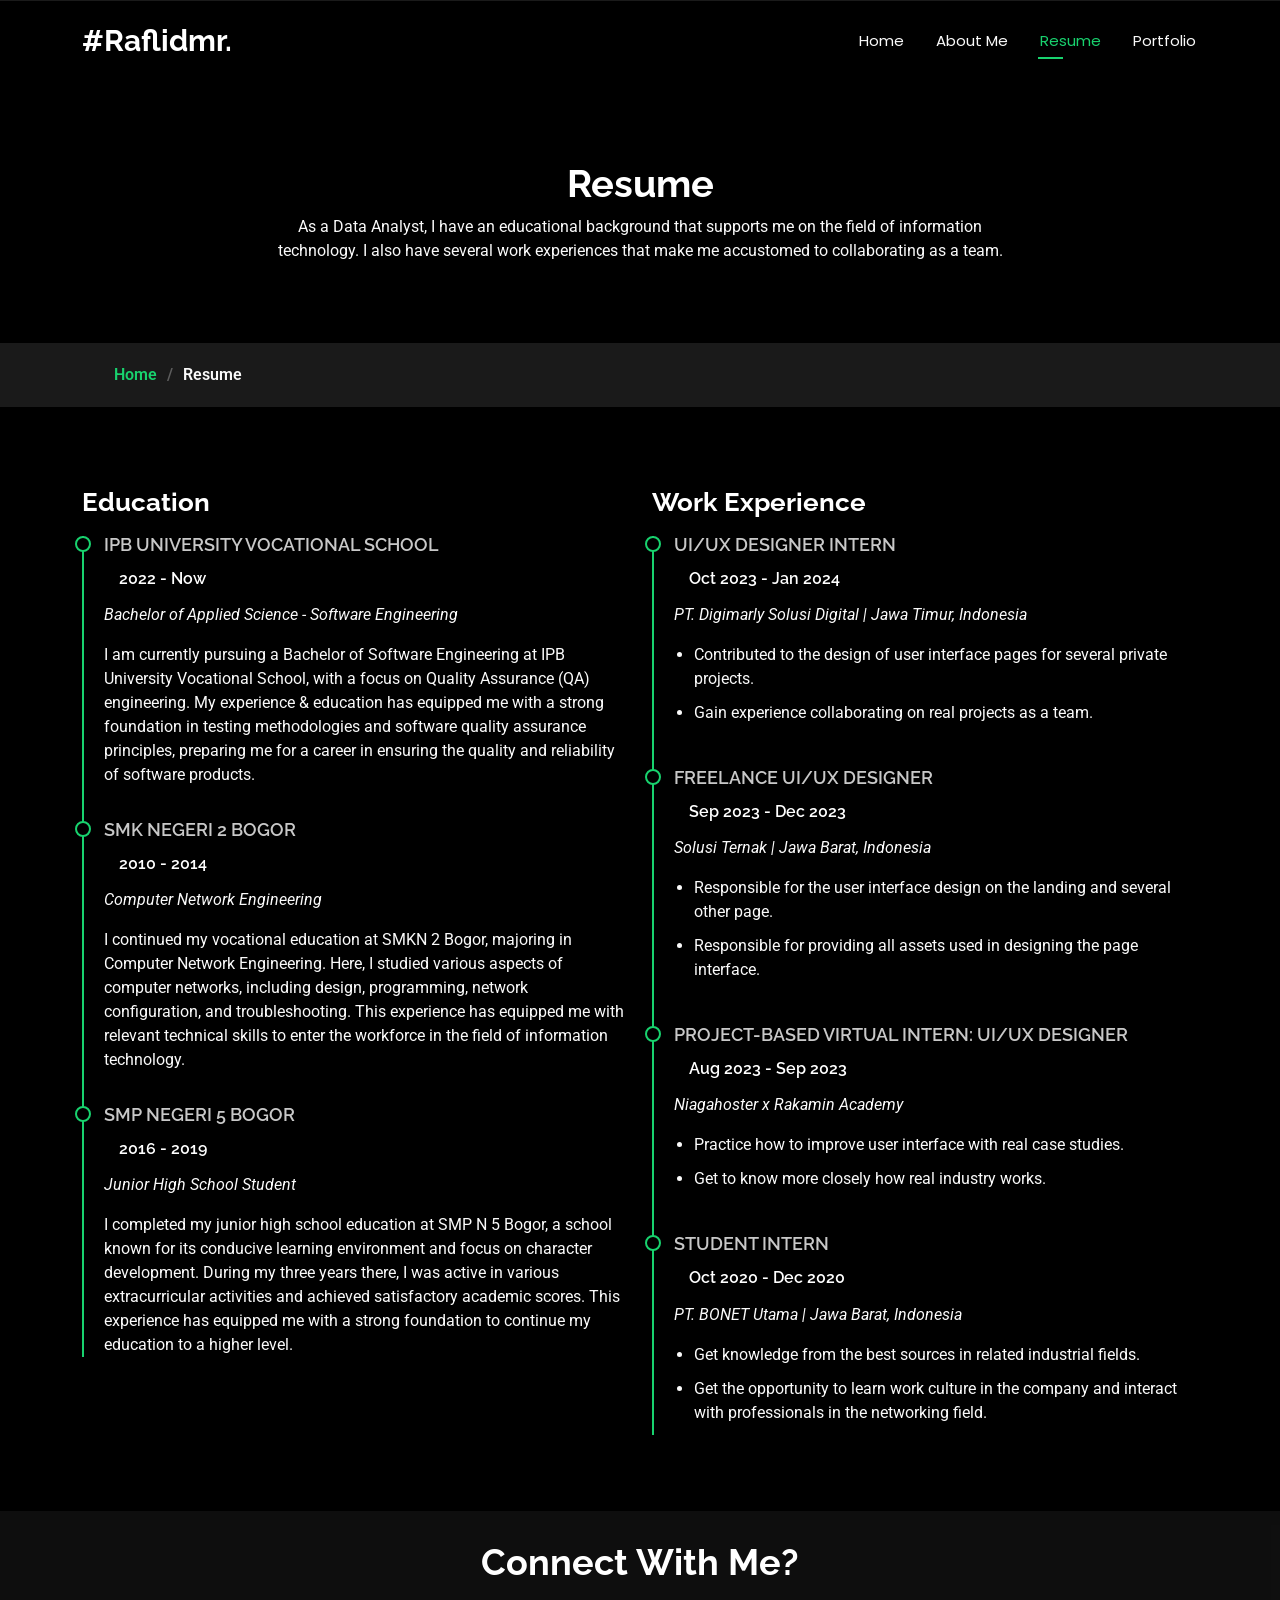
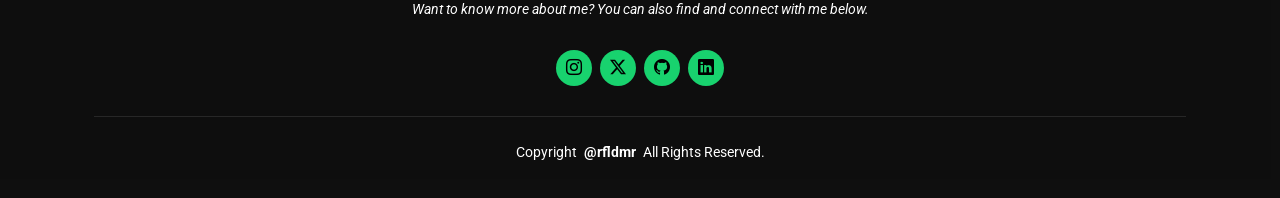
<file: resume.html>
<!DOCTYPE html>
<html lang="en">

<head>
  <meta charset="utf-8">
  <meta content="width=device-width, initial-scale=1.0" name="viewport">
  <title>Resume | #Rfldmr Portfolio</title>
  <meta name="description" content="">
  <meta name="keywords" content="">

  <!-- Favicons -->
  <link href="assets/img/head.png" rel="icon">
  <link href="assets/img/apple_touch.png" rel="apple-touch-icon">

  <!-- Fonts -->
  <link href="https://fonts.googleapis.com" rel="preconnect">
  <link href="https://fonts.gstatic.com" rel="preconnect" crossorigin>
  <link href="https://fonts.googleapis.com/css2?family=Roboto:ital,wght@0,100;0,300;0,400;0,500;0,700;0,900;1,100;1,300;1,400;1,500;1,700;1,900&family=Poppins:ital,wght@0,100;0,200;0,300;0,400;0,500;0,600;0,700;0,800;0,900;1,100;1,200;1,300;1,400;1,500;1,600;1,700;1,800;1,900&family=Raleway:ital,wght@0,100;0,200;0,300;0,400;0,500;0,600;0,700;0,800;0,900;1,100;1,200;1,300;1,400;1,500;1,600;1,700;1,800;1,900&display=swap" rel="stylesheet">

  <!-- Vendor CSS Files -->
  <link href="assets/vendor/bootstrap/css/bootstrap.min.css" rel="stylesheet">
  <link href="assets/vendor/bootstrap-icons/bootstrap-icons.css" rel="stylesheet">
  <link href="assets/vendor/aos/aos.css" rel="stylesheet">
  <link href="assets/vendor/swiper/swiper-bundle.min.css" rel="stylesheet">
  <link href="assets/vendor/glightbox/css/glightbox.min.css" rel="stylesheet">

  <!-- Main CSS File -->
  <link href="assets/css/main.css" rel="stylesheet">

  <!-- =======================================================
  * Template Name: Personal
  * Template URL: https://bootstrapmade.com/personal-free-resume-bootstrap-template/
  * Updated: Aug 07 2024 with Bootstrap v5.3.3
  * Author: BootstrapMade.com
  * License: https://bootstrapmade.com/license/
  ======================================================== -->
</head>

<body class="resume-page">

  <header id="header" class="header d-flex align-items-center fixed-top">
    <div class="container-fluid container-xl position-relative d-flex align-items-center justify-content-between">

      <a href="index.html" class="logo d-flex align-items-center">
        <!-- Uncomment the line below if you also wish to use an image logo -->
        <!-- <img src="assets/img/logo.png" alt=""> -->
        <h1 class="sitename">#Raflidmr.</h1>
      </a>

      <nav id="navmenu" class="navmenu">
        <ul>
          <li><a href="index.html">Home</a></li>
          <li><a href="about.html">About Me</a></li>
          <li><a href="resume.html" class="active">Resume</a></li>
          <li><a href="portfolio.html">Portfolio</a></li>
        </ul>
        <i class="mobile-nav-toggle d-xl-none bi bi-list"></i>
      </nav>

    </div>
  </header>

  <main class="main">

    <!-- Page Title -->
    <div class="page-title" data-aos="fade">
      <div class="heading">
        <div class="container">
          <div class="row d-flex justify-content-center text-center">
            <div class="col-lg-8">
              <h1>Resume</h1>
              <p class="mb-0">As a Data Analyst, I have an educational background that supports me on the field of information technology. I also have several work experiences that make me accustomed to collaborating as a team.</p>
            </div>
          </div>
        </div>
      </div>
      <nav class="breadcrumbs">
        <div class="container">
          <ol>
            <li><a href="index.html">Home</a></li>
            <li class="current">Resume</li>
          </ol>
        </div>
      </nav>
    </div><!-- End Page Title -->

    <!-- Resume Section -->
    <section id="resume" class="resume section">

      <div class="container">

        <div class="row">

          <div class="col-lg-6" data-aos="fade-up" data-aos-delay="100">

            <h3 class="resume-title">Education</h3>
            <div class="resume-item">
              <h4>IPB University Vocational School</h4>
              <h5>2022 - Now</h5>
              <p><em>Bachelor of Applied Science - Software Engineering</em></p>
              <p>I am currently pursuing a Bachelor of Software Engineering at IPB University Vocational School, with a focus on Quality Assurance (QA) engineering. My experience & education has equipped me with a strong foundation in testing methodologies and software quality assurance principles, preparing me for a career in ensuring the quality and reliability of software products.</p>
            </div><!-- Edn Resume Item -->

            <div class="resume-item">
              <h4>SMK Negeri 2 Bogor</h4>
              <h5>2010 - 2014</h5>
              <p><em>Computer Network Engineering</em></p>
              <p>I continued my vocational education at SMKN 2 Bogor, majoring in Computer Network Engineering. Here, I studied various aspects of computer networks, including design, programming, network configuration, and troubleshooting. This experience has equipped me with relevant technical skills to enter the workforce in the field of information technology. </p>
            </div><!-- Edn Resume Item -->

            <div class="resume-item">
              <h4>SMP Negeri 5 Bogor</h4>
              <h5>2016 - 2019</h5>
              <p><em>Junior High School Student</em></p>
              <p>I completed my junior high school education at SMP N 5 Bogor, a school known for its conducive learning environment and focus on character development. During my three years there, I was active in various extracurricular activities and achieved satisfactory academic scores. This experience has equipped me with a strong foundation to continue my education to a higher level.</p>
            </div><!-- Edn Resume Item -->

          </div>

          <div class="col-lg-6" data-aos="fade-up" data-aos-delay="200">
            <h3 class="resume-title">Work Experience</h3>
            
            <div class="resume-item">
              <h4>UI/UX Designer Intern</h4>
              <h5>Oct 2023 - Jan 2024</h5>
              <p><em>PT. Digimarly Solusi Digital | Jawa Timur, Indonesia</em></p>
              <ul>
                <li>Contributed to the design of user interface pages for several private projects.</li>
                <li>Gain experience collaborating on real projects as a team.</li>  
              </ul>
            </div><!-- Edn Resume Item -->

            <div class="resume-item">
              <h4>Freelance UI/UX Designer</h4>
              <h5>Sep 2023 - Dec 2023</h5>
              <p><em>Solusi Ternak | Jawa Barat, Indonesia</em></p>
              <ul>
                <li>Responsible for the user interface design on the landing and several other page.</li>
                <li>Responsible for providing all assets used in designing the page interface.</li>
              </ul>
            </div><!-- Edn Resume Item -->
            
            <div class="resume-item">
              <h4>Project-Based Virtual Intern: UI/UX Designer</h4>
              <h5>Aug 2023 - Sep 2023</h5>
              <p><em>Niagahoster x Rakamin Academy</em></p>
              <ul>
                <li>Practice how to improve user interface with real case studies.</li>
                <li>Get to know more closely how real industry works.</li>
              </ul>
            </div><!-- Edn Resume Item -->

            <div class="resume-item">
              <h4>Student Intern</h4>
              <h5>Oct 2020 - Dec 2020</h5>
              <p><em>PT. BONET Utama | Jawa Barat, Indonesia</em></p>
              <ul>
                <li>Get knowledge from the best sources in related industrial fields.</li>
                <li>Get the opportunity to learn work culture in the company and interact with professionals in the networking field.</li>
              </ul>
            </div><!-- Edn Resume Item -->

          </div>

        </div>

      </div>

    </section><!-- /Resume Section -->

  </main>

  <footer id="footer" class="footer dark-background">
    <div class="container">
      <h3 class="sitename">Connect With Me?</h3>
      <p>Want to know more about me? You can also find and connect with me below.</p>
      <div class="social-links d-flex justify-content-center">
        <a href="https://www.instagram.com/rfldmr/"><i class="bi bi-instagram"></i></a>
        <a href="https://x.com/rfldamara"><i class="bi bi-twitter-x"></i></a>
        <a href="https://github.com/Rfldmr"><i class="bi bi-github"></i></a>
        <a href="https://www.linkedin.com/in/raflidamara/"><i class="bi bi-linkedin"></i></a>
      </div>
      <div class="container">
        <div class="copyright">
          <span>Copyright</span> <strong class="px-1 sitename">@rfldmr</strong> <span>All Rights Reserved.</span>
        </div>
        <div class="credits">
          <!-- All the links in the footer should remain intact. -->
          <!-- You can delete the links only if you've purchased the pro version. -->
          <!-- Licensing information: https://bootstrapmade.com/license/ -->
          <!-- Purchase the pro version with working PHP/AJAX contact form: [buy-url] -->
        </div>
      </div>
    </div>
  </footer>


  <!-- Scroll Top -->
  <a href="#" id="scroll-top" class="scroll-top d-flex align-items-center justify-content-center"><i class="bi bi-arrow-up-short"></i></a>

  <!-- Preloader -->
  <div id="preloader"></div>

  <!-- Vendor JS Files -->
  <script src="assets/vendor/bootstrap/js/bootstrap.bundle.min.js"></script>
  <script src="assets/vendor/php-email-form/validate.js"></script>
  <script src="assets/vendor/aos/aos.js"></script>
  <script src="assets/vendor/typed.js/typed.umd.js"></script>
  <script src="assets/vendor/purecounter/purecounter_vanilla.js"></script>
  <script src="assets/vendor/waypoints/noframework.waypoints.js"></script>
  <script src="assets/vendor/swiper/swiper-bundle.min.js"></script>
  <script src="assets/vendor/glightbox/js/glightbox.min.js"></script>
  <script src="assets/vendor/imagesloaded/imagesloaded.pkgd.min.js"></script>
  <script src="assets/vendor/isotope-layout/isotope.pkgd.min.js"></script>

  <!-- Main JS File -->
  <script src="assets/js/main.js"></script>

</body>

</html>
</file>
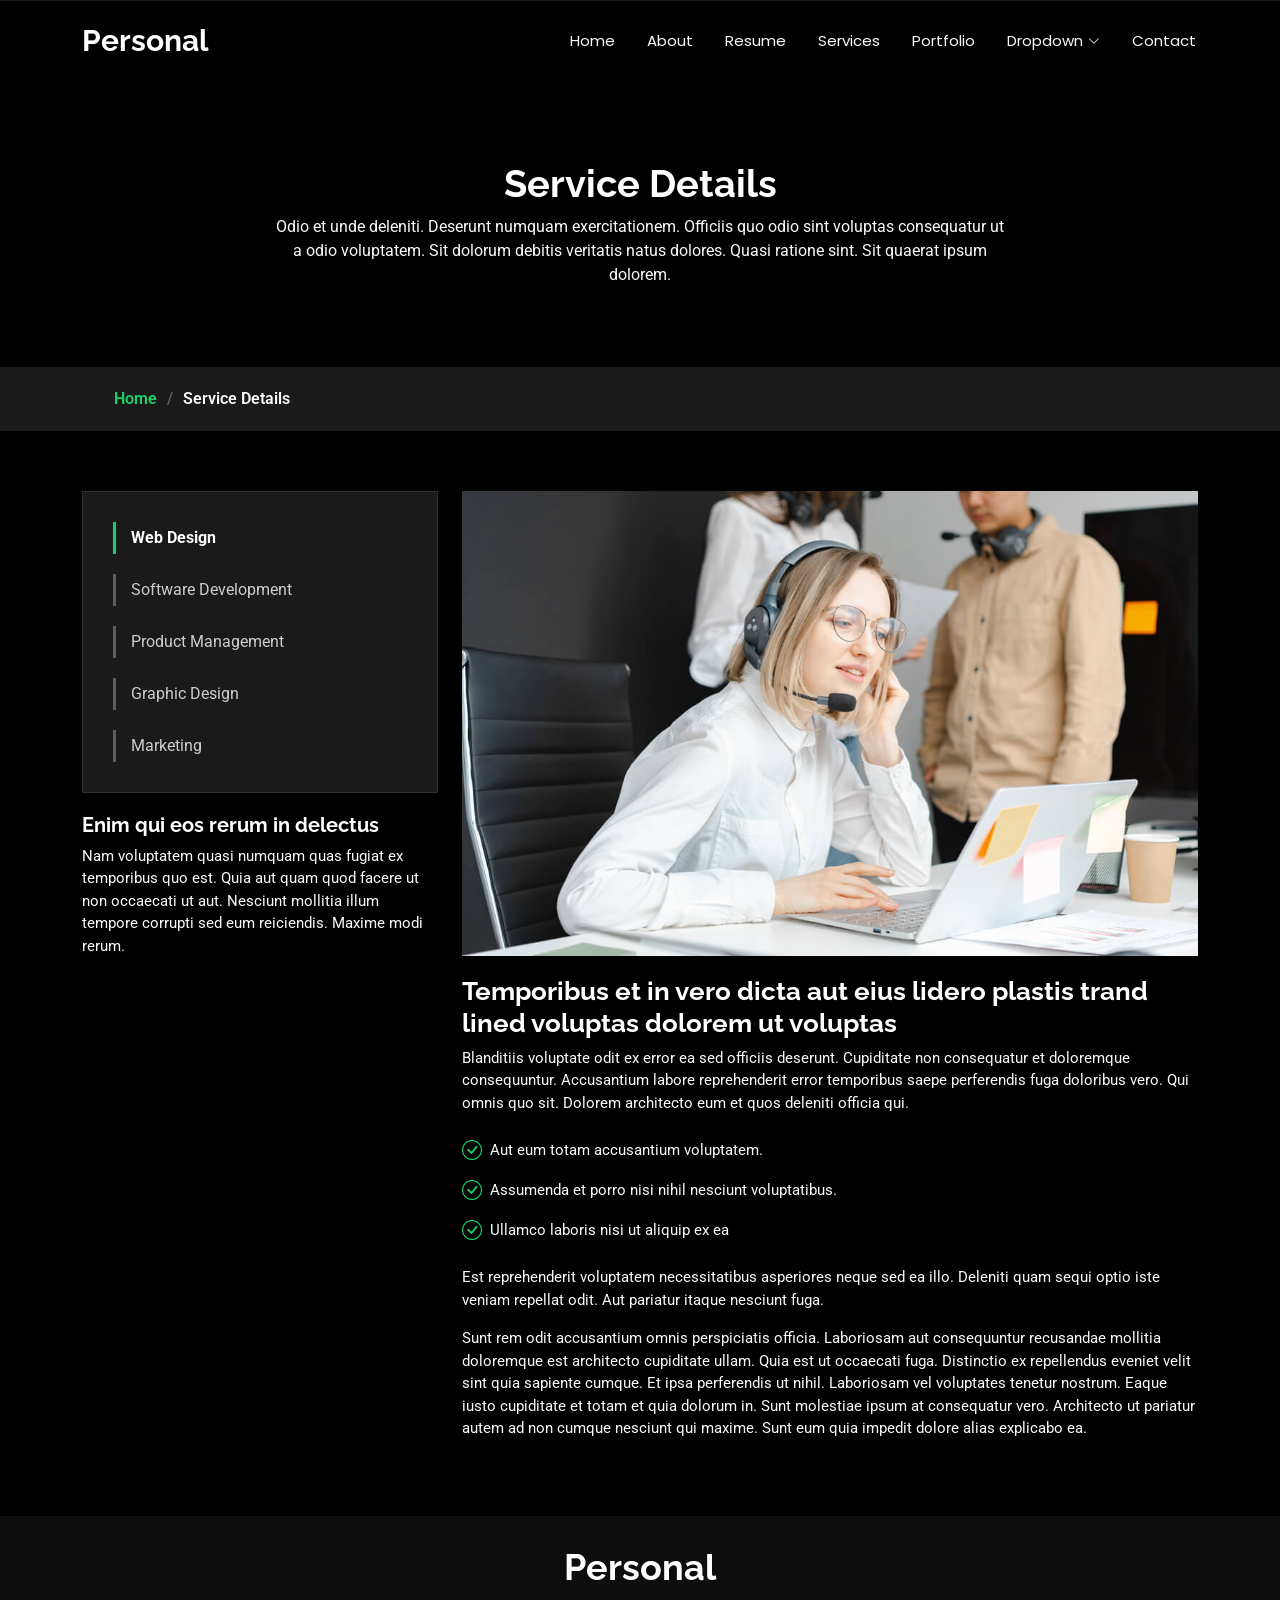
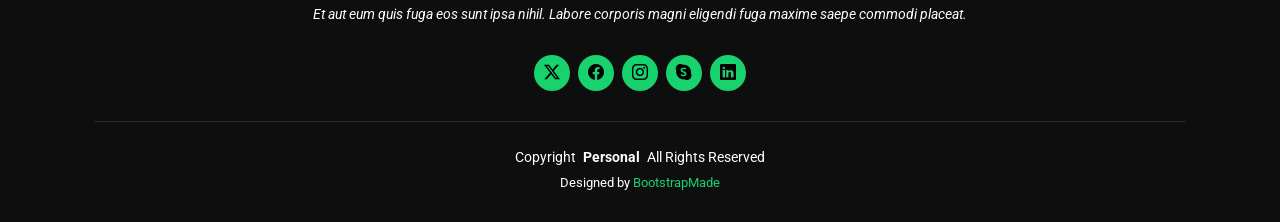
<file: service-details.html>
<!DOCTYPE html>
<html lang="en">

<head>
  <meta charset="utf-8">
  <meta content="width=device-width, initial-scale=1.0" name="viewport">
  <title>Service Details - Personal Bootstrap Template</title>
  <meta name="description" content="">
  <meta name="keywords" content="">

  <!-- Favicons -->
  <link href="assets/img/favicon.png" rel="icon">
  <link href="assets/img/apple-touch-icon.png" rel="apple-touch-icon">

  <!-- Fonts -->
  <link href="https://fonts.googleapis.com" rel="preconnect">
  <link href="https://fonts.gstatic.com" rel="preconnect" crossorigin>
  <link href="https://fonts.googleapis.com/css2?family=Roboto:ital,wght@0,100;0,300;0,400;0,500;0,700;0,900;1,100;1,300;1,400;1,500;1,700;1,900&family=Poppins:ital,wght@0,100;0,200;0,300;0,400;0,500;0,600;0,700;0,800;0,900;1,100;1,200;1,300;1,400;1,500;1,600;1,700;1,800;1,900&family=Raleway:ital,wght@0,100;0,200;0,300;0,400;0,500;0,600;0,700;0,800;0,900;1,100;1,200;1,300;1,400;1,500;1,600;1,700;1,800;1,900&display=swap" rel="stylesheet">

  <!-- Vendor CSS Files -->
  <link href="assets/vendor/bootstrap/css/bootstrap.min.css" rel="stylesheet">
  <link href="assets/vendor/bootstrap-icons/bootstrap-icons.css" rel="stylesheet">
  <link href="assets/vendor/aos/aos.css" rel="stylesheet">
  <link href="assets/vendor/swiper/swiper-bundle.min.css" rel="stylesheet">
  <link href="assets/vendor/glightbox/css/glightbox.min.css" rel="stylesheet">

  <!-- Main CSS File -->
  <link href="assets/css/main.css" rel="stylesheet">

  <!-- =======================================================
  * Template Name: Personal
  * Template URL: https://bootstrapmade.com/personal-free-resume-bootstrap-template/
  * Updated: Aug 07 2024 with Bootstrap v5.3.3
  * Author: BootstrapMade.com
  * License: https://bootstrapmade.com/license/
  ======================================================== -->
</head>

<body class="service-details-page">

  <header id="header" class="header d-flex align-items-center fixed-top">
    <div class="container-fluid container-xl position-relative d-flex align-items-center justify-content-between">

      <a href="index.html" class="logo d-flex align-items-center">
        <!-- Uncomment the line below if you also wish to use an image logo -->
        <!-- <img src="assets/img/logo.png" alt=""> -->
        <h1 class="sitename">Personal</h1>
      </a>

      <nav id="navmenu" class="navmenu">
        <ul>
          <li><a href="index.html">Home</a></li>
          <li><a href="about.html">About</a></li>
          <li><a href="resume.html">Resume</a></li>
          <li><a href="services.html">Services</a></li>
          <li><a href="portfolio.html">Portfolio</a></li>
          <li class="dropdown"><a href="#"><span>Dropdown</span> <i class="bi bi-chevron-down toggle-dropdown"></i></a>
            <ul>
              <li><a href="#">Dropdown 1</a></li>
              <li class="dropdown"><a href="#"><span>Deep Dropdown</span> <i class="bi bi-chevron-down toggle-dropdown"></i></a>
                <ul>
                  <li><a href="#">Deep Dropdown 1</a></li>
                  <li><a href="#">Deep Dropdown 2</a></li>
                  <li><a href="#">Deep Dropdown 3</a></li>
                  <li><a href="#">Deep Dropdown 4</a></li>
                  <li><a href="#">Deep Dropdown 5</a></li>
                </ul>
              </li>
              <li><a href="#">Dropdown 2</a></li>
              <li><a href="#">Dropdown 3</a></li>
              <li><a href="#">Dropdown 4</a></li>
            </ul>
          </li>
          <li><a href="contact.html">Contact</a></li>
        </ul>
        <i class="mobile-nav-toggle d-xl-none bi bi-list"></i>
      </nav>

    </div>
  </header>

  <main class="main">

    <!-- Page Title -->
    <div class="page-title" data-aos="fade">
      <div class="heading">
        <div class="container">
          <div class="row d-flex justify-content-center text-center">
            <div class="col-lg-8">
              <h1>Service Details</h1>
              <p class="mb-0">Odio et unde deleniti. Deserunt numquam exercitationem. Officiis quo odio sint voluptas consequatur ut a odio voluptatem. Sit dolorum debitis veritatis natus dolores. Quasi ratione sint. Sit quaerat ipsum dolorem.</p>
            </div>
          </div>
        </div>
      </div>
      <nav class="breadcrumbs">
        <div class="container">
          <ol>
            <li><a href="index.html">Home</a></li>
            <li class="current">Service Details</li>
          </ol>
        </div>
      </nav>
    </div><!-- End Page Title -->

    <!-- Service Details Section -->
    <section id="service-details" class="service-details section">

      <div class="container">

        <div class="row gy-4">

          <div class="col-lg-4" data-aos="fade-up" data-aos-delay="100">
            <div class="services-list">
              <a href="#" class="active">Web Design</a>
              <a href="#">Software Development</a>
              <a href="#">Product Management</a>
              <a href="#">Graphic Design</a>
              <a href="#">Marketing</a>
            </div>

            <h4>Enim qui eos rerum in delectus</h4>
            <p>Nam voluptatem quasi numquam quas fugiat ex temporibus quo est. Quia aut quam quod facere ut non occaecati ut aut. Nesciunt mollitia illum tempore corrupti sed eum reiciendis. Maxime modi rerum.</p>
          </div>

          <div class="col-lg-8" data-aos="fade-up" data-aos-delay="200">
            <img src="assets/img/services.jpg" alt="" class="img-fluid services-img">
            <h3>Temporibus et in vero dicta aut eius lidero plastis trand lined voluptas dolorem ut voluptas</h3>
            <p>
              Blanditiis voluptate odit ex error ea sed officiis deserunt. Cupiditate non consequatur et doloremque consequuntur. Accusantium labore reprehenderit error temporibus saepe perferendis fuga doloribus vero. Qui omnis quo sit. Dolorem architecto eum et quos deleniti officia qui.
            </p>
            <ul>
              <li><i class="bi bi-check-circle"></i> <span>Aut eum totam accusantium voluptatem.</span></li>
              <li><i class="bi bi-check-circle"></i> <span>Assumenda et porro nisi nihil nesciunt voluptatibus.</span></li>
              <li><i class="bi bi-check-circle"></i> <span>Ullamco laboris nisi ut aliquip ex ea</span></li>
            </ul>
            <p>
              Est reprehenderit voluptatem necessitatibus asperiores neque sed ea illo. Deleniti quam sequi optio iste veniam repellat odit. Aut pariatur itaque nesciunt fuga.
            </p>
            <p>
              Sunt rem odit accusantium omnis perspiciatis officia. Laboriosam aut consequuntur recusandae mollitia doloremque est architecto cupiditate ullam. Quia est ut occaecati fuga. Distinctio ex repellendus eveniet velit sint quia sapiente cumque. Et ipsa perferendis ut nihil. Laboriosam vel voluptates tenetur nostrum. Eaque iusto cupiditate et totam et quia dolorum in. Sunt molestiae ipsum at consequatur vero. Architecto ut pariatur autem ad non cumque nesciunt qui maxime. Sunt eum quia impedit dolore alias explicabo ea.
            </p>
          </div>

        </div>

      </div>

    </section><!-- /Service Details Section -->

  </main>

  <footer id="footer" class="footer dark-background">
    <div class="container">
      <h3 class="sitename">Personal</h3>
      <p>Et aut eum quis fuga eos sunt ipsa nihil. Labore corporis magni eligendi fuga maxime saepe commodi placeat.</p>
      <div class="social-links d-flex justify-content-center">
        <a href=""><i class="bi bi-twitter-x"></i></a>
        <a href=""><i class="bi bi-facebook"></i></a>
        <a href=""><i class="bi bi-instagram"></i></a>
        <a href=""><i class="bi bi-skype"></i></a>
        <a href=""><i class="bi bi-linkedin"></i></a>
      </div>
      <div class="container">
        <div class="copyright">
          <span>Copyright</span> <strong class="px-1 sitename">Personal</strong> <span>All Rights Reserved</span>
        </div>
        <div class="credits">
          <!-- All the links in the footer should remain intact. -->
          <!-- You can delete the links only if you've purchased the pro version. -->
          <!-- Licensing information: https://bootstrapmade.com/license/ -->
          <!-- Purchase the pro version with working PHP/AJAX contact form: [buy-url] -->
          Designed by <a href="https://bootstrapmade.com/">BootstrapMade</a>
        </div>
      </div>
    </div>
  </footer>

  <!-- Scroll Top -->
  <a href="#" id="scroll-top" class="scroll-top d-flex align-items-center justify-content-center"><i class="bi bi-arrow-up-short"></i></a>

  <!-- Preloader -->
  <div id="preloader"></div>

  <!-- Vendor JS Files -->
  <script src="assets/vendor/bootstrap/js/bootstrap.bundle.min.js"></script>
  <script src="assets/vendor/php-email-form/validate.js"></script>
  <script src="assets/vendor/aos/aos.js"></script>
  <script src="assets/vendor/typed.js/typed.umd.js"></script>
  <script src="assets/vendor/purecounter/purecounter_vanilla.js"></script>
  <script src="assets/vendor/waypoints/noframework.waypoints.js"></script>
  <script src="assets/vendor/swiper/swiper-bundle.min.js"></script>
  <script src="assets/vendor/glightbox/js/glightbox.min.js"></script>
  <script src="assets/vendor/imagesloaded/imagesloaded.pkgd.min.js"></script>
  <script src="assets/vendor/isotope-layout/isotope.pkgd.min.js"></script>

  <!-- Main JS File -->
  <script src="assets/js/main.js"></script>

</body>

</html>
</file>
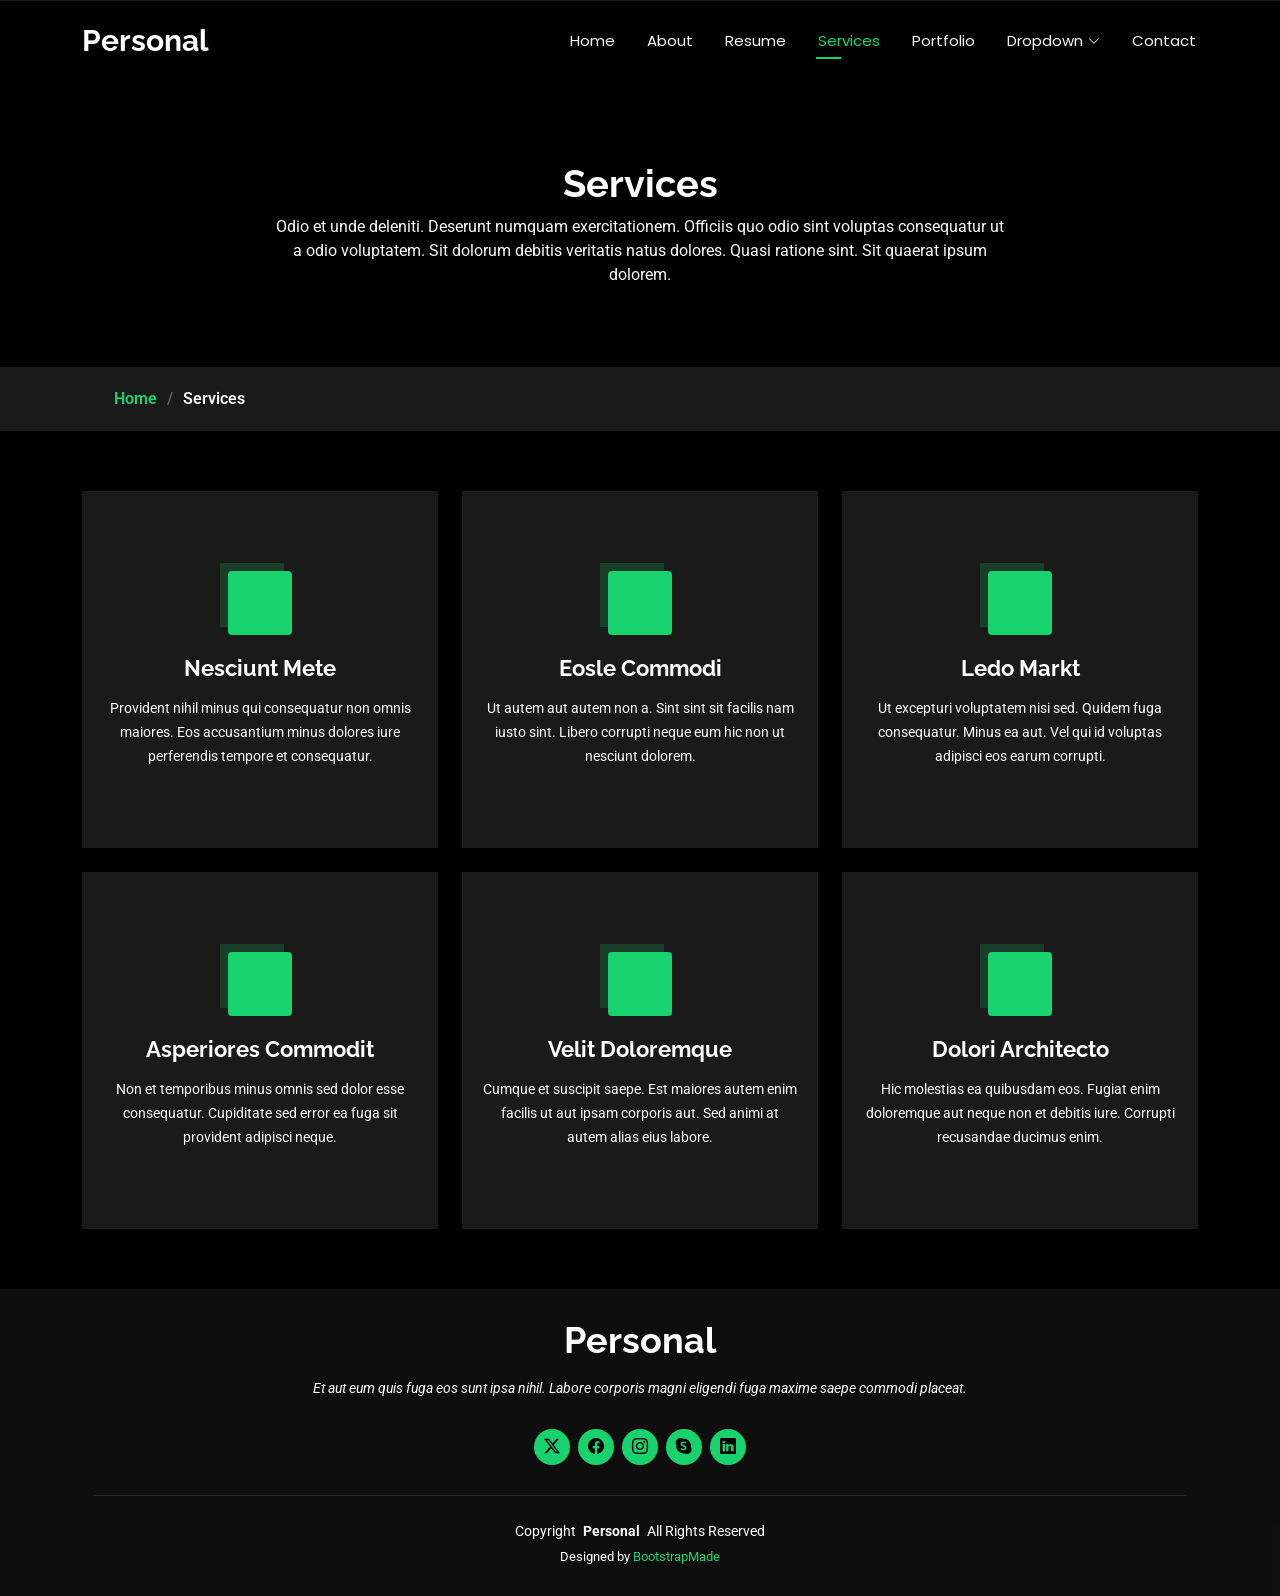
<file: services.html>
<!DOCTYPE html>
<html lang="en">

<head>
  <meta charset="utf-8">
  <meta content="width=device-width, initial-scale=1.0" name="viewport">
  <title>Services - Personal Bootstrap Template</title>
  <meta name="description" content="">
  <meta name="keywords" content="">

  <!-- Favicons -->
  <link href="assets/img/favicon.png" rel="icon">
  <link href="assets/img/apple-touch-icon.png" rel="apple-touch-icon">

  <!-- Fonts -->
  <link href="https://fonts.googleapis.com" rel="preconnect">
  <link href="https://fonts.gstatic.com" rel="preconnect" crossorigin>
  <link href="https://fonts.googleapis.com/css2?family=Roboto:ital,wght@0,100;0,300;0,400;0,500;0,700;0,900;1,100;1,300;1,400;1,500;1,700;1,900&family=Poppins:ital,wght@0,100;0,200;0,300;0,400;0,500;0,600;0,700;0,800;0,900;1,100;1,200;1,300;1,400;1,500;1,600;1,700;1,800;1,900&family=Raleway:ital,wght@0,100;0,200;0,300;0,400;0,500;0,600;0,700;0,800;0,900;1,100;1,200;1,300;1,400;1,500;1,600;1,700;1,800;1,900&display=swap" rel="stylesheet">

  <!-- Vendor CSS Files -->
  <link href="assets/vendor/bootstrap/css/bootstrap.min.css" rel="stylesheet">
  <link href="assets/vendor/bootstrap-icons/bootstrap-icons.css" rel="stylesheet">
  <link href="assets/vendor/aos/aos.css" rel="stylesheet">
  <link href="assets/vendor/swiper/swiper-bundle.min.css" rel="stylesheet">
  <link href="assets/vendor/glightbox/css/glightbox.min.css" rel="stylesheet">

  <!-- Main CSS File -->
  <link href="assets/css/main.css" rel="stylesheet">

  <!-- =======================================================
  * Template Name: Personal
  * Template URL: https://bootstrapmade.com/personal-free-resume-bootstrap-template/
  * Updated: Aug 07 2024 with Bootstrap v5.3.3
  * Author: BootstrapMade.com
  * License: https://bootstrapmade.com/license/
  ======================================================== -->
</head>

<body class="services-page">

  <header id="header" class="header d-flex align-items-center fixed-top">
    <div class="container-fluid container-xl position-relative d-flex align-items-center justify-content-between">

      <a href="index.html" class="logo d-flex align-items-center">
        <!-- Uncomment the line below if you also wish to use an image logo -->
        <!-- <img src="assets/img/logo.png" alt=""> -->
        <h1 class="sitename">Personal</h1>
      </a>

      <nav id="navmenu" class="navmenu">
        <ul>
          <li><a href="index.html">Home</a></li>
          <li><a href="about.html">About</a></li>
          <li><a href="resume.html">Resume</a></li>
          <li><a href="services.html" class="active">Services</a></li>
          <li><a href="portfolio.html">Portfolio</a></li>
          <li class="dropdown"><a href="#"><span>Dropdown</span> <i class="bi bi-chevron-down toggle-dropdown"></i></a>
            <ul>
              <li><a href="#">Dropdown 1</a></li>
              <li class="dropdown"><a href="#"><span>Deep Dropdown</span> <i class="bi bi-chevron-down toggle-dropdown"></i></a>
                <ul>
                  <li><a href="#">Deep Dropdown 1</a></li>
                  <li><a href="#">Deep Dropdown 2</a></li>
                  <li><a href="#">Deep Dropdown 3</a></li>
                  <li><a href="#">Deep Dropdown 4</a></li>
                  <li><a href="#">Deep Dropdown 5</a></li>
                </ul>
              </li>
              <li><a href="#">Dropdown 2</a></li>
              <li><a href="#">Dropdown 3</a></li>
              <li><a href="#">Dropdown 4</a></li>
            </ul>
          </li>
          <li><a href="contact.html">Contact</a></li>
        </ul>
        <i class="mobile-nav-toggle d-xl-none bi bi-list"></i>
      </nav>

    </div>
  </header>

  <main class="main">

    <!-- Page Title -->
    <div class="page-title" data-aos="fade">
      <div class="heading">
        <div class="container">
          <div class="row d-flex justify-content-center text-center">
            <div class="col-lg-8">
              <h1>Services</h1>
              <p class="mb-0">Odio et unde deleniti. Deserunt numquam exercitationem. Officiis quo odio sint voluptas consequatur ut a odio voluptatem. Sit dolorum debitis veritatis natus dolores. Quasi ratione sint. Sit quaerat ipsum dolorem.</p>
            </div>
          </div>
        </div>
      </div>
      <nav class="breadcrumbs">
        <div class="container">
          <ol>
            <li><a href="index.html">Home</a></li>
            <li class="current">Services</li>
          </ol>
        </div>
      </nav>
    </div><!-- End Page Title -->

    <!-- Services Section -->
    <section id="services" class="services section">

      <div class="container">

        <div class="row gy-4">

          <div class="col-lg-4 col-md-6" data-aos="fade-up" data-aos-delay="100">
            <div class="service-item  position-relative">
              <div class="icon">
                <i class="bi bi-activity"></i>
              </div>
              <a href="service-details.html" class="stretched-link">
                <h3>Nesciunt Mete</h3>
              </a>
              <p>Provident nihil minus qui consequatur non omnis maiores. Eos accusantium minus dolores iure perferendis tempore et consequatur.</p>
            </div>
          </div><!-- End Service Item -->

          <div class="col-lg-4 col-md-6" data-aos="fade-up" data-aos-delay="200">
            <div class="service-item position-relative">
              <div class="icon">
                <i class="bi bi-broadcast"></i>
              </div>
              <a href="service-details.html" class="stretched-link">
                <h3>Eosle Commodi</h3>
              </a>
              <p>Ut autem aut autem non a. Sint sint sit facilis nam iusto sint. Libero corrupti neque eum hic non ut nesciunt dolorem.</p>
            </div>
          </div><!-- End Service Item -->

          <div class="col-lg-4 col-md-6" data-aos="fade-up" data-aos-delay="300">
            <div class="service-item position-relative">
              <div class="icon">
                <i class="bi bi-easel"></i>
              </div>
              <a href="service-details.html" class="stretched-link">
                <h3>Ledo Markt</h3>
              </a>
              <p>Ut excepturi voluptatem nisi sed. Quidem fuga consequatur. Minus ea aut. Vel qui id voluptas adipisci eos earum corrupti.</p>
            </div>
          </div><!-- End Service Item -->

          <div class="col-lg-4 col-md-6" data-aos="fade-up" data-aos-delay="400">
            <div class="service-item position-relative">
              <div class="icon">
                <i class="bi bi-bounding-box-circles"></i>
              </div>
              <a href="service-details.html" class="stretched-link">
                <h3>Asperiores Commodit</h3>
              </a>
              <p>Non et temporibus minus omnis sed dolor esse consequatur. Cupiditate sed error ea fuga sit provident adipisci neque.</p>
              <a href="service-details.html" class="stretched-link"></a>
            </div>
          </div><!-- End Service Item -->

          <div class="col-lg-4 col-md-6" data-aos="fade-up" data-aos-delay="500">
            <div class="service-item position-relative">
              <div class="icon">
                <i class="bi bi-calendar4-week"></i>
              </div>
              <a href="service-details.html" class="stretched-link">
                <h3>Velit Doloremque</h3>
              </a>
              <p>Cumque et suscipit saepe. Est maiores autem enim facilis ut aut ipsam corporis aut. Sed animi at autem alias eius labore.</p>
              <a href="service-details.html" class="stretched-link"></a>
            </div>
          </div><!-- End Service Item -->

          <div class="col-lg-4 col-md-6" data-aos="fade-up" data-aos-delay="600">
            <div class="service-item position-relative">
              <div class="icon">
                <i class="bi bi-chat-square-text"></i>
              </div>
              <a href="service-details.html" class="stretched-link">
                <h3>Dolori Architecto</h3>
              </a>
              <p>Hic molestias ea quibusdam eos. Fugiat enim doloremque aut neque non et debitis iure. Corrupti recusandae ducimus enim.</p>
              <a href="service-details.html" class="stretched-link"></a>
            </div>
          </div><!-- End Service Item -->

        </div>

      </div>

    </section><!-- /Services Section -->

  </main>

  <footer id="footer" class="footer dark-background">
    <div class="container">
      <h3 class="sitename">Personal</h3>
      <p>Et aut eum quis fuga eos sunt ipsa nihil. Labore corporis magni eligendi fuga maxime saepe commodi placeat.</p>
      <div class="social-links d-flex justify-content-center">
        <a href=""><i class="bi bi-twitter-x"></i></a>
        <a href=""><i class="bi bi-facebook"></i></a>
        <a href=""><i class="bi bi-instagram"></i></a>
        <a href=""><i class="bi bi-skype"></i></a>
        <a href=""><i class="bi bi-linkedin"></i></a>
      </div>
      <div class="container">
        <div class="copyright">
          <span>Copyright</span> <strong class="px-1 sitename">Personal</strong> <span>All Rights Reserved</span>
        </div>
        <div class="credits">
          <!-- All the links in the footer should remain intact. -->
          <!-- You can delete the links only if you've purchased the pro version. -->
          <!-- Licensing information: https://bootstrapmade.com/license/ -->
          <!-- Purchase the pro version with working PHP/AJAX contact form: [buy-url] -->
          Designed by <a href="https://bootstrapmade.com/">BootstrapMade</a>
        </div>
      </div>
    </div>
  </footer>

  <!-- Scroll Top -->
  <a href="#" id="scroll-top" class="scroll-top d-flex align-items-center justify-content-center"><i class="bi bi-arrow-up-short"></i></a>

  <!-- Preloader -->
  <div id="preloader"></div>

  <!-- Vendor JS Files -->
  <script src="assets/vendor/bootstrap/js/bootstrap.bundle.min.js"></script>
  <script src="assets/vendor/php-email-form/validate.js"></script>
  <script src="assets/vendor/aos/aos.js"></script>
  <script src="assets/vendor/typed.js/typed.umd.js"></script>
  <script src="assets/vendor/purecounter/purecounter_vanilla.js"></script>
  <script src="assets/vendor/waypoints/noframework.waypoints.js"></script>
  <script src="assets/vendor/swiper/swiper-bundle.min.js"></script>
  <script src="assets/vendor/glightbox/js/glightbox.min.js"></script>
  <script src="assets/vendor/imagesloaded/imagesloaded.pkgd.min.js"></script>
  <script src="assets/vendor/isotope-layout/isotope.pkgd.min.js"></script>

  <!-- Main JS File -->
  <script src="assets/js/main.js"></script>

</body>

</html>
</file>
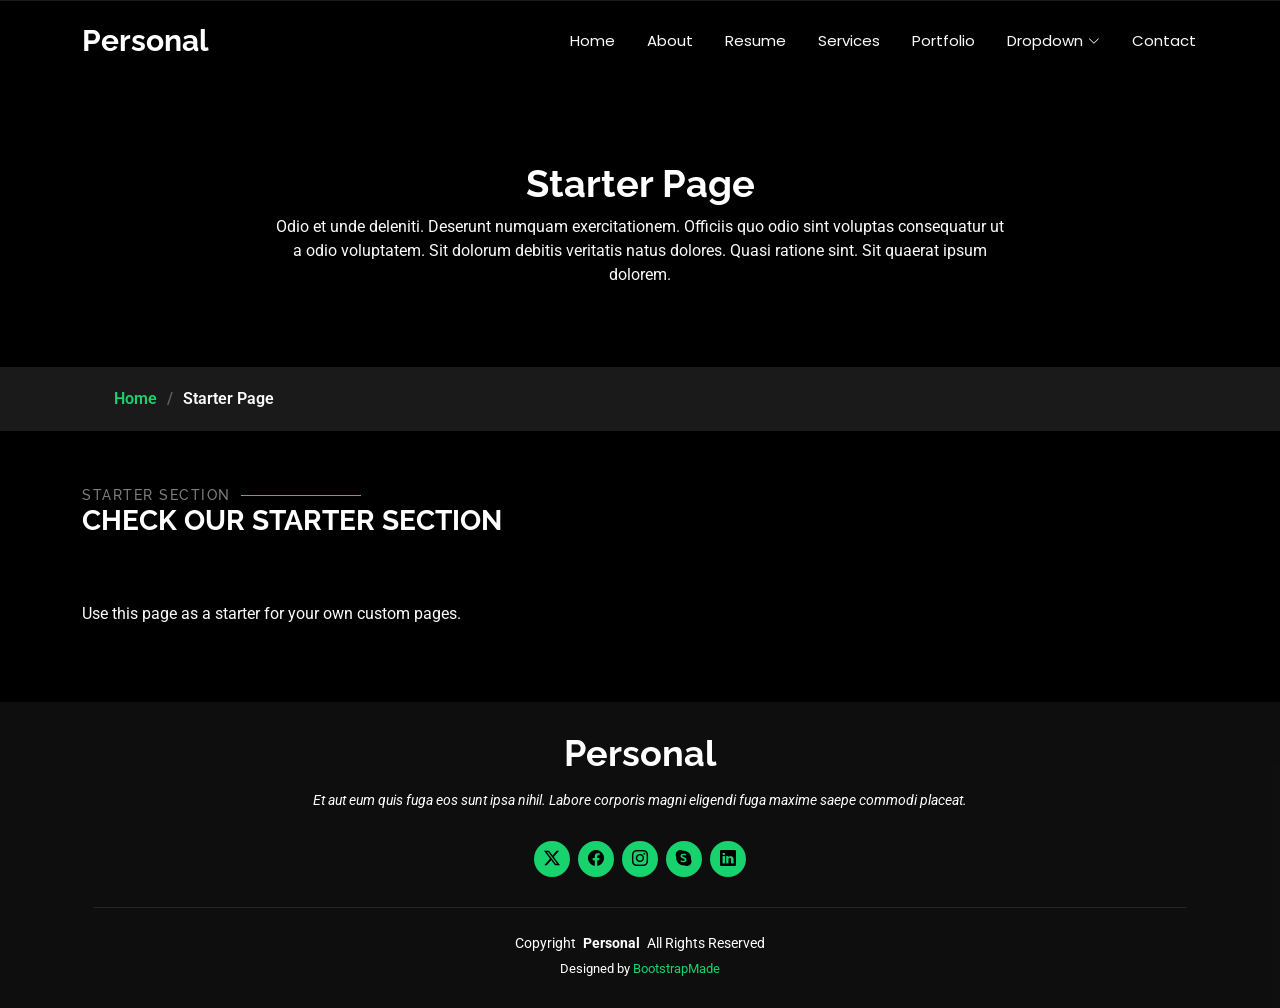
<file: starter-page.html>
<!DOCTYPE html>
<html lang="en">

<head>
  <meta charset="utf-8">
  <meta content="width=device-width, initial-scale=1.0" name="viewport">
  <title>Starter Page - Personal Bootstrap Template</title>
  <meta name="description" content="">
  <meta name="keywords" content="">

  <!-- Favicons -->
  <link href="assets/img/favicon.png" rel="icon">
  <link href="assets/img/apple-touch-icon.png" rel="apple-touch-icon">

  <!-- Fonts -->
  <link href="https://fonts.googleapis.com" rel="preconnect">
  <link href="https://fonts.gstatic.com" rel="preconnect" crossorigin>
  <link href="https://fonts.googleapis.com/css2?family=Roboto:ital,wght@0,100;0,300;0,400;0,500;0,700;0,900;1,100;1,300;1,400;1,500;1,700;1,900&family=Poppins:ital,wght@0,100;0,200;0,300;0,400;0,500;0,600;0,700;0,800;0,900;1,100;1,200;1,300;1,400;1,500;1,600;1,700;1,800;1,900&family=Raleway:ital,wght@0,100;0,200;0,300;0,400;0,500;0,600;0,700;0,800;0,900;1,100;1,200;1,300;1,400;1,500;1,600;1,700;1,800;1,900&display=swap" rel="stylesheet">

  <!-- Vendor CSS Files -->
  <link href="assets/vendor/bootstrap/css/bootstrap.min.css" rel="stylesheet">
  <link href="assets/vendor/bootstrap-icons/bootstrap-icons.css" rel="stylesheet">
  <link href="assets/vendor/aos/aos.css" rel="stylesheet">
  <link href="assets/vendor/swiper/swiper-bundle.min.css" rel="stylesheet">
  <link href="assets/vendor/glightbox/css/glightbox.min.css" rel="stylesheet">

  <!-- Main CSS File -->
  <link href="assets/css/main.css" rel="stylesheet">

  <!-- =======================================================
  * Template Name: Personal
  * Template URL: https://bootstrapmade.com/personal-free-resume-bootstrap-template/
  * Updated: Aug 07 2024 with Bootstrap v5.3.3
  * Author: BootstrapMade.com
  * License: https://bootstrapmade.com/license/
  ======================================================== -->
</head>

<body class="starter-page-page">

  <header id="header" class="header d-flex align-items-center fixed-top">
    <div class="container-fluid container-xl position-relative d-flex align-items-center justify-content-between">

      <a href="index.html" class="logo d-flex align-items-center">
        <!-- Uncomment the line below if you also wish to use an image logo -->
        <!-- <img src="assets/img/logo.png" alt=""> -->
        <h1 class="sitename">Personal</h1>
      </a>

      <nav id="navmenu" class="navmenu">
        <ul>
          <li><a href="index.html">Home</a></li>
          <li><a href="about.html">About</a></li>
          <li><a href="resume.html">Resume</a></li>
          <li><a href="services.html">Services</a></li>
          <li><a href="portfolio.html">Portfolio</a></li>
          <li class="dropdown"><a href="#"><span>Dropdown</span> <i class="bi bi-chevron-down toggle-dropdown"></i></a>
            <ul>
              <li><a href="#">Dropdown 1</a></li>
              <li class="dropdown"><a href="#"><span>Deep Dropdown</span> <i class="bi bi-chevron-down toggle-dropdown"></i></a>
                <ul>
                  <li><a href="#">Deep Dropdown 1</a></li>
                  <li><a href="#">Deep Dropdown 2</a></li>
                  <li><a href="#">Deep Dropdown 3</a></li>
                  <li><a href="#">Deep Dropdown 4</a></li>
                  <li><a href="#">Deep Dropdown 5</a></li>
                </ul>
              </li>
              <li><a href="#">Dropdown 2</a></li>
              <li><a href="#">Dropdown 3</a></li>
              <li><a href="#">Dropdown 4</a></li>
            </ul>
          </li>
          <li><a href="contact.html">Contact</a></li>
        </ul>
        <i class="mobile-nav-toggle d-xl-none bi bi-list"></i>
      </nav>

    </div>
  </header>

  <main class="main">

    <!-- Page Title -->
    <div class="page-title" data-aos="fade">
      <div class="heading">
        <div class="container">
          <div class="row d-flex justify-content-center text-center">
            <div class="col-lg-8">
              <h1>Starter Page</h1>
              <p class="mb-0">Odio et unde deleniti. Deserunt numquam exercitationem. Officiis quo odio sint voluptas consequatur ut a odio voluptatem. Sit dolorum debitis veritatis natus dolores. Quasi ratione sint. Sit quaerat ipsum dolorem.</p>
            </div>
          </div>
        </div>
      </div>
      <nav class="breadcrumbs">
        <div class="container">
          <ol>
            <li><a href="index.html">Home</a></li>
            <li class="current">Starter Page</li>
          </ol>
        </div>
      </nav>
    </div><!-- End Page Title -->

    <!-- Starter Section Section -->
    <section id="starter-section" class="starter-section section">

      <!-- Section Title -->
      <div class="container section-title" data-aos="fade-up">
        <h2>Starter Section</h2>
        <div><span>Check Our</span> <span class="description-title">Starter Section</span></div>
      </div><!-- End Section Title -->

      <div class="container" data-aos="fade-up">
        <p>Use this page as a starter for your own custom pages.</p>
      </div>

    </section><!-- /Starter Section Section -->

  </main>

  <footer id="footer" class="footer dark-background">
    <div class="container">
      <h3 class="sitename">Personal</h3>
      <p>Et aut eum quis fuga eos sunt ipsa nihil. Labore corporis magni eligendi fuga maxime saepe commodi placeat.</p>
      <div class="social-links d-flex justify-content-center">
        <a href=""><i class="bi bi-twitter-x"></i></a>
        <a href=""><i class="bi bi-facebook"></i></a>
        <a href=""><i class="bi bi-instagram"></i></a>
        <a href=""><i class="bi bi-skype"></i></a>
        <a href=""><i class="bi bi-linkedin"></i></a>
      </div>
      <div class="container">
        <div class="copyright">
          <span>Copyright</span> <strong class="px-1 sitename">Personal</strong> <span>All Rights Reserved</span>
        </div>
        <div class="credits">
          <!-- All the links in the footer should remain intact. -->
          <!-- You can delete the links only if you've purchased the pro version. -->
          <!-- Licensing information: https://bootstrapmade.com/license/ -->
          <!-- Purchase the pro version with working PHP/AJAX contact form: [buy-url] -->
          Designed by <a href="https://bootstrapmade.com/">BootstrapMade</a>
        </div>
      </div>
    </div>
  </footer>

  <!-- Scroll Top -->
  <a href="#" id="scroll-top" class="scroll-top d-flex align-items-center justify-content-center"><i class="bi bi-arrow-up-short"></i></a>

  <!-- Preloader -->
  <div id="preloader"></div>

  <!-- Vendor JS Files -->
  <script src="assets/vendor/bootstrap/js/bootstrap.bundle.min.js"></script>
  <script src="assets/vendor/php-email-form/validate.js"></script>
  <script src="assets/vendor/aos/aos.js"></script>
  <script src="assets/vendor/typed.js/typed.umd.js"></script>
  <script src="assets/vendor/purecounter/purecounter_vanilla.js"></script>
  <script src="assets/vendor/waypoints/noframework.waypoints.js"></script>
  <script src="assets/vendor/swiper/swiper-bundle.min.js"></script>
  <script src="assets/vendor/glightbox/js/glightbox.min.js"></script>
  <script src="assets/vendor/imagesloaded/imagesloaded.pkgd.min.js"></script>
  <script src="assets/vendor/isotope-layout/isotope.pkgd.min.js"></script>

  <!-- Main JS File -->
  <script src="assets/js/main.js"></script>

</body>

</html>
</file>
<file: assets/css/main.css>
/**
* Template Name: Personal
* Template URL: https://bootstrapmade.com/personal-free-resume-bootstrap-template/
* Updated: Aug 07 2024 with Bootstrap v5.3.3
* Author: BootstrapMade.com
* License: https://bootstrapmade.com/license/
*/

/*--------------------------------------------------------------
# Font & Color Variables
# Help: https://bootstrapmade.com/color-system/
--------------------------------------------------------------*/
/* Fonts */
:root {
  --default-font: "Roboto",  system-ui, -apple-system, "Segoe UI", Roboto, "Helvetica Neue", Arial, "Noto Sans", "Liberation Sans", sans-serif, "Apple Color Emoji", "Segoe UI Emoji", "Segoe UI Symbol", "Noto Color Emoji";
  --heading-font: "Raleway",  sans-serif;
  --nav-font: "Poppins",  sans-serif;
}

/* Global Colors - The following color variables are used throughout the website. Updating them here will change the color scheme of the entire website */
:root { 
  --background-color: #000000; /* Background color for the entire website, including individual sections */
  --default-color: #fafafa; /* Default color used for the majority of the text content across the entire website */
  --heading-color: #ffffff; /* Color for headings, subheadings and title throughout the website */
  --accent-color: #18d26e; /* Accent color that represents your brand on the website. It's used for buttons, links, and other elements that need to stand out */
  --surface-color: #1a1a1a; /* The surface color is used as a background of boxed elements within sections, such as cards, icon boxes, or other elements that require a visual separation from the global background. */
  --contrast-color: #000000; /* Contrast color for text, ensuring readability against backgrounds of accent, heading, or default colors. */
}

/* Nav Menu Colors - The following color variables are used specifically for the navigation menu. They are separate from the global colors to allow for more customization options */
:root {
  --nav-color: #fafafa;  /* The default color of the main navmenu links */
  --nav-hover-color: #18d26e; /* Applied to main navmenu links when they are hovered over or active */
  --nav-mobile-background-color: #1a1a1a; /* Used as the background color for mobile navigation menu */
  --nav-dropdown-background-color: #1a1a1a; /* Used as the background color for dropdown items that appear when hovering over primary navigation items */
  --nav-dropdown-color: #fafafa; /* Used for navigation links of the dropdown items in the navigation menu. */
  --nav-dropdown-hover-color: #18d26e; /* Similar to --nav-hover-color, this color is applied to dropdown navigation links when they are hovered over. */
}

/* Color Presets - These classes override global colors when applied to any section or element, providing reuse of the sam color scheme. */

.light-background {
  --background-color: #1a1a1a;
  --surface-color: #343434;
}

.dark-background {
  --background-color: rgba(15, 15, 15, 0.975);
  --default-color: #ffffff;
  --heading-color: #ffffff;
  --surface-color: #292929f9;
  --contrast-color: #000000;
}

/* Smooth scroll */
:root {
  scroll-behavior: smooth;
}

/*--------------------------------------------------------------
# General Styling & Shared Classes
--------------------------------------------------------------*/
body {
  color: var(--default-color);
  background-color: var(--background-color);
  font-family: var(--default-font);
}

a {
  color: var(--accent-color);
  text-decoration: none;
  transition: 0.3s;
}

a:hover {
  color: color-mix(in srgb, var(--accent-color), transparent 25%);
  text-decoration: none;
}

h1,
h2,
h3,
h4,
h5,
h6 {
  color: var(--heading-color);
  font-family: var(--heading-font);
}

/* PHP Email Form Messages
------------------------------*/
.php-email-form .error-message {
  display: none;
  background: #df1529;
  color: #ffffff;
  text-align: left;
  padding: 15px;
  margin-bottom: 24px;
  font-weight: 600;
}

.php-email-form .sent-message {
  display: none;
  color: #ffffff;
  background: #059652;
  text-align: center;
  padding: 15px;
  margin-bottom: 24px;
  font-weight: 600;
}

.php-email-form .loading {
  display: none;
  background: var(--surface-color);
  text-align: center;
  padding: 15px;
  margin-bottom: 24px;
}

.php-email-form .loading:before {
  content: "";
  display: inline-block;
  border-radius: 50%;
  width: 24px;
  height: 24px;
  margin: 0 10px -6px 0;
  border: 3px solid var(--accent-color);
  border-top-color: var(--surface-color);
  animation: php-email-form-loading 1s linear infinite;
}

@keyframes php-email-form-loading {
  0% {
    transform: rotate(0deg);
  }

  100% {
    transform: rotate(360deg);
  }
}

/*--------------------------------------------------------------
# Global Header
--------------------------------------------------------------*/
.header {
  --background-color: rgba(0, 0, 0, 0);
  color: var(--default-color);
  background-color: var(--background-color);
  padding: 15px 0;
  transition: all 0.5s;
  z-index: 997;
}

.header .logo {
  line-height: 1;
}

.header .logo img {
  max-height: 32px;
  margin-right: 8px;
}

.header .logo h1 {
  font-size: 30px;
  margin: 0;
  font-weight: 700;
  color: var(--heading-color);
}

.scrolled .header {
  box-shadow: 0px 0 18px rgba(0, 0, 0, 0.1);
}

/* Global Header on Scroll
------------------------------*/
.scrolled .header {
  --background-color: rgba(0, 0, 0, 0.8);
}

/*--------------------------------------------------------------
# Navigation Menu
--------------------------------------------------------------*/
/* Desktop Navigation */
@media (min-width: 1200px) {
  .navmenu {
    padding: 0;
  }

  .navmenu ul {
    margin: 0;
    padding: 0;
    display: flex;
    list-style: none;
    align-items: center;
  }

  .navmenu li {
    position: relative;
  }

  .navmenu>ul>li {
    white-space: nowrap;
    padding: 15px 14px;
  }

  .navmenu>ul>li:last-child {
    padding-right: 0;
  }

  .navmenu a,
  .navmenu a:focus {
    color: var(--nav-color);
    font-size: 15px;
    padding: 0 2px;
    font-family: var(--nav-font);
    font-weight: 400;
    display: flex;
    align-items: center;
    justify-content: space-between;
    white-space: nowrap;
    transition: 0.3s;
    position: relative;
  }

  .navmenu a i,
  .navmenu a:focus i {
    font-size: 12px;
    line-height: 0;
    margin-left: 5px;
    transition: 0.3s;
  }

  .navmenu>ul>li>a:before {
    content: "";
    position: absolute;
    height: 2px;
    bottom: -6px;
    left: 0;
    background-color: var(--nav-hover-color);
    visibility: hidden;
    width: 0px;
    transition: all 0.3s ease-in-out 0s;
  }

  .navmenu a:hover:before,
  .navmenu li:hover>a:before,
  .navmenu .active:before {
    visibility: visible;
    width: 25px;
  }

  .navmenu li:hover>a,
  .navmenu .active,
  .navmenu .active:focus {
    color: var(--nav-hover-color);
  }

  .navmenu .dropdown ul {
    margin: 0;
    padding: 10px 0;
    background: var(--nav-dropdown-background-color);
    display: block;
    position: absolute;
    visibility: hidden;
    left: 14px;
    top: 130%;
    opacity: 0;
    transition: 0.3s;
    border-radius: 4px;
    z-index: 99;
    box-shadow: 0px 0px 30px rgba(0, 0, 0, 0.1);
  }

  .navmenu .dropdown ul li {
    min-width: 200px;
  }

  .navmenu .dropdown ul a {
    padding: 10px 20px;
    font-size: 15px;
    text-transform: none;
    color: var(--nav-dropdown-color);
  }

  .navmenu .dropdown ul a i {
    font-size: 12px;
  }

  .navmenu .dropdown ul a:hover,
  .navmenu .dropdown ul .active:hover,
  .navmenu .dropdown ul li:hover>a {
    color: var(--nav-dropdown-hover-color);
  }

  .navmenu .dropdown:hover>ul {
    opacity: 1;
    top: 100%;
    visibility: visible;
  }

  .navmenu .dropdown .dropdown ul {
    top: 0;
    left: -90%;
    visibility: hidden;
  }

  .navmenu .dropdown .dropdown:hover>ul {
    opacity: 1;
    top: 0;
    left: -100%;
    visibility: visible;
  }
}

/* Mobile Navigation */
@media (max-width: 1199px) {
  .mobile-nav-toggle {
    color: var(--nav-color);
    font-size: 28px;
    line-height: 0;
    margin-right: 10px;
    cursor: pointer;
    transition: color 0.3s;
  }

  .navmenu {
    padding: 0;
    z-index: 9997;
  }

  .navmenu ul {
    display: none;
    list-style: none;
    position: absolute;
    inset: 60px 20px 20px 20px;
    padding: 10px 0;
    margin: 0;
    border-radius: 6px;
    background-color: var(--nav-mobile-background-color);
    border: 1px solid color-mix(in srgb, var(--default-color), transparent 90%);
    box-shadow: none;
    overflow-y: auto;
    transition: 0.3s;
    z-index: 9998;
  }

  .navmenu a,
  .navmenu a:focus {
    color: var(--nav-dropdown-color);
    padding: 10px 20px;
    font-family: var(--nav-font);
    font-size: 17px;
    font-weight: 500;
    display: flex;
    align-items: center;
    justify-content: space-between;
    white-space: nowrap;
    transition: 0.3s;
  }

  .navmenu a i,
  .navmenu a:focus i {
    font-size: 12px;
    line-height: 0;
    margin-left: 5px;
    width: 30px;
    height: 30px;
    display: flex;
    align-items: center;
    justify-content: center;
    border-radius: 50%;
    transition: 0.3s;
    background-color: color-mix(in srgb, var(--accent-color), transparent 90%);
  }

  .navmenu a i:hover,
  .navmenu a:focus i:hover {
    background-color: var(--accent-color);
    color: var(--contrast-color);
  }

  .navmenu a:hover,
  .navmenu .active,
  .navmenu .active:focus {
    color: var(--nav-dropdown-hover-color);
  }

  .navmenu .active i,
  .navmenu .active:focus i {
    background-color: var(--accent-color);
    color: var(--contrast-color);
    transform: rotate(180deg);
  }

  .navmenu .dropdown ul {
    position: static;
    display: none;
    z-index: 99;
    padding: 10px 0;
    margin: 10px 20px;
    background-color: var(--nav-dropdown-background-color);
    transition: all 0.5s ease-in-out;
  }

  .navmenu .dropdown ul ul {
    background-color: rgba(33, 37, 41, 0.1);
  }

  .navmenu .dropdown>.dropdown-active {
    display: block;
    background-color: rgba(33, 37, 41, 0.03);
  }

  .mobile-nav-active {
    overflow: hidden;
  }

  .mobile-nav-active .mobile-nav-toggle {
    color: #fff;
    position: absolute;
    font-size: 32px;
    top: 15px;
    right: 15px;
    margin-right: 0;
    z-index: 9999;
  }

  .mobile-nav-active .navmenu {
    position: fixed;
    overflow: hidden;
    inset: 0;
    background: rgba(33, 37, 41, 0.8);
    transition: 0.3s;
  }

  .mobile-nav-active .navmenu>ul {
    display: block;
  }
}

/*--------------------------------------------------------------
# Global Footer
--------------------------------------------------------------*/
.footer {
  color: var(--default-color);
  background-color: var(--background-color);
  font-size: 14px;
  text-align: center;
  padding: 30px 0;
  position: relative;
}

.footer h3 {
  font-size: 36px;
  font-weight: 700;
  position: relative;
  padding: 0;
  margin: 0 0 15px 0;
}

.footer p {
  font-size: 15;
  font-style: italic;
  padding: 0;
  margin: 0 0 30px 0;
}

.footer .social-links {
  margin: 0 0 30px 0;
}

.footer .social-links a {
  font-size: 16px;
  display: flex;
  align-items: center;
  justify-content: center;
  background: var(--accent-color);
  color: var(--contrast-color);
  line-height: 1;
  margin: 0 4px;
  border-radius: 50%;
  text-align: center;
  width: 36px;
  height: 36px;
  transition: 0.3s;
}

.footer .social-links a:hover {
  background: color-mix(in srgb, var(--accent-color), transparent 20%);
  text-decoration: none;
}

.footer .copyright {
  padding-top: 25px;
  border-top: 1px solid color-mix(in srgb, var(--default-color), transparent 90%);
}

.footer .credits {
  font-size: 13px;
  padding-top: 5px;
}

/*--------------------------------------------------------------
# Preloader
--------------------------------------------------------------*/
#preloader {
  position: fixed;
  inset: 0;
  z-index: 999999;
  overflow: hidden;
  background: var(--background-color);
  transition: all 0.6s ease-out;
}

#preloader:before {
  content: "";
  position: fixed;
  top: calc(50% - 30px);
  left: calc(50% - 30px);
  border: 6px solid #ffffff;
  border-color: var(--accent-color) transparent var(--accent-color) transparent;
  border-radius: 50%;
  width: 60px;
  height: 60px;
  animation: animate-preloader 1.5s linear infinite;
}

@keyframes animate-preloader {
  0% {
    transform: rotate(0deg);
  }

  100% {
    transform: rotate(360deg);
  }
}

/*--------------------------------------------------------------
# Scroll Top Button
--------------------------------------------------------------*/
.scroll-top {
  position: fixed;
  visibility: hidden;
  opacity: 0;
  right: 15px;
  bottom: -15px;
  z-index: 99999;
  background-color: var(--accent-color);
  width: 44px;
  height: 44px;
  border-radius: 50px;
  transition: all 0.4s;
}

.scroll-top i {
  font-size: 24px;
  color: var(--contrast-color);
  line-height: 0;
}

.scroll-top:hover {
  background-color: color-mix(in srgb, var(--accent-color), transparent 20%);
  color: var(--contrast-color);
}

.scroll-top.active {
  visibility: visible;
  opacity: 1;
  bottom: 15px;
}

/*--------------------------------------------------------------
# Disable aos animation delay on mobile devices
--------------------------------------------------------------*/
@media screen and (max-width: 768px) {
  [data-aos-delay] {
    transition-delay: 0 !important;
  }
}

/*--------------------------------------------------------------
# Global Page Titles & Breadcrumbs
--------------------------------------------------------------*/
.page-title {
  color: var(--default-color);
  background-color: var(--background-color);
  position: relative;
}

.page-title .heading {
  padding: 160px 0 80px 0;
  border-top: 1px solid color-mix(in srgb, var(--default-color), transparent 90%);
}

.page-title .heading h1 {
  font-size: 38px;
  font-weight: 700;
}

.page-title nav {
  background-color: color-mix(in srgb, var(--default-color), transparent 90%);
  padding: 20px 0;
}

.page-title nav ol {
  display: flex;
  flex-wrap: wrap;
  list-style: none;
  margin: 0;
  font-size: 16px;
  font-weight: 600;
}

.page-title nav ol li+li {
  padding-left: 10px;
}

.page-title nav ol li+li::before {
  content: "/";
  display: inline-block;
  padding-right: 10px;
  color: color-mix(in srgb, var(--default-color), transparent 70%);
}

/*--------------------------------------------------------------
# Global Sections
--------------------------------------------------------------*/
section,
.section {
  color: var(--default-color);
  background-color: var(--background-color);
  padding: 60px 0;
  scroll-margin-top: 100px;
  overflow: clip;
}

@media (max-width: 1199px) {

  section,
  .section {
    scroll-margin-top: 66px;
  }
}

/*--------------------------------------------------------------
# Global Section Titles
--------------------------------------------------------------*/
.section-title {
  padding-bottom: 60px;
  position: relative;
}

.section-title h2 {
  font-size: 14px;
  font-weight: 500;
  padding: 0;
  line-height: 1px;
  margin: 0;
  letter-spacing: 1.5px;
  text-transform: uppercase;
  color: color-mix(in srgb, var(--default-color), transparent 50%);
  position: relative;
}

.section-title h2::after {
  content: "";
  width: 120px;
  height: 1px;
  display: inline-block;
  background: var(--accent-color);
  margin: 4px 10px;
}

.section-title div {
  color: var(--heading-color);
  margin: 0;
  margin: 0;
  font-size: 28px;
  font-weight: 700;
  text-transform: uppercase;
  font-family: var(--heading-font);
}

/*--------------------------------------------------------------
# Hero Section
--------------------------------------------------------------*/
.hero {
  width: 100%;
  min-height: 100vh;
  position: relative;
  padding: 80px 0;
  display: flex;
  align-items: center;
  justify-content: center;
}

.hero img {
  position: absolute;
  inset: 0;
  display: block;
  width: 100%;
  height: 100%;
  object-fit: cover;
  z-index: 1;
}

.hero .container {
  position: relative;
  z-index: 3;
}

.hero h2 {
  margin: 0;
  font-size: 64px;
  font-weight: 700;
}

.hero p {
  margin: 5px 0 0 0;
  font-size: 26px;
}

.hero p span {
  letter-spacing: 1px;
  border-bottom: 2px solid var(--accent-color);
}

.hero .social-links {
  margin-top: 25px;
}

.hero .social-links a {
  background-color: color-mix(in srgb, var(--default-color), transparent 90%);
  color: var(--default-color);
  font-size: 14px;
  width: 40px;
  height: 40px;
  border-radius: 50px;
  display: inline-flex;
  align-items: center;
  justify-content: center;
  margin-right: 20px;
  transition: 0.3s;
}

.hero .social-links a:hover {
  background-color: var(--accent-color);
}

@media (max-width: 768px) {
  .hero h2 {
    font-size: 32px;
  }

  .hero p {
    font-size: 20px;
  }
}

/*--------------------------------------------------------------
# About Section
--------------------------------------------------------------*/
.about .content h2 {
  font-weight: 700;
  font-size: 24px;
}

.about .content ul {
  list-style: none;
  padding: 0;
}

.about .content ul li {
  margin-bottom: 20px;
  display: flex;
  align-items: center;
}

.about .content ul strong {
  margin-right: 10px;
}

.about .content ul i {
  font-size: 16px;
  margin-right: 5px;
  color: var(--accent-color);
  line-height: 0;
}

/*--------------------------------------------------------------
# Stats Section
--------------------------------------------------------------*/
.stats i {
  background-color: var(--surface-color);
  color: var(--accent-color);
  box-shadow: 0px 2px 25px rgba(0, 0, 0, 0.1);
  width: 54px;
  height: 54px;
  font-size: 24px;
  border-radius: 50px;
  border: 2px solid var(--background-color);
  display: inline-flex;
  align-items: center;
  justify-content: center;
  position: relative;
  z-index: 1;
}

.stats .stats-item {
  background-color: var(--surface-color);
  margin-top: -27px;
  padding: 30px 30px 25px 30px;
  width: 100%;
  position: relative;
  text-align: center;
  box-shadow: 0px 2px 35px rgba(0, 0, 0, 0.1);
  border-radius: 4px;
  z-index: 0;
}

.stats .stats-item span {
  font-size: 36px;
  display: block;
  font-weight: 700;
  color: color-mix(in srgb, var(--default-color), transparent 20%);
}

.stats .stats-item p {
  padding: 0;
  margin: 0;
  font-family: var(--heading-font);
  font-size: 16px;
}

/*--------------------------------------------------------------
# Skills Section
--------------------------------------------------------------*/
.skills .progress {
  height: 60px;
  display: block;
  background: none;
  border-radius: 0;
}

.skills .progress .skill {
  color: var(--heading-color);
  padding: 0;
  margin: 0 0 6px 0;
  text-transform: uppercase;
  display: block;
  font-weight: 600;
  font-family: var(--heading-font);
}

.skills .progress .skill .val {
  float: right;
  font-style: normal;
}

.skills .progress-bar-wrap {
  background: color-mix(in srgb, var(--default-color), transparent 90%);
  height: 10px;
}

.skills .progress-bar {
  width: 1px;
  height: 10px;
  transition: 0.9s;
  background-color: var(--accent-color);
}

/*--------------------------------------------------------------
# Interests Section
--------------------------------------------------------------*/
.interests .features-item {
  background-color: var(--surface-color);
  display: flex;
  align-items: center;
  padding: 20px;
  transition: 0.3s;
  border: 1px solid color-mix(in srgb, var(--default-color), transparent 90%);
  position: relative;
}

.interests .features-item i {
  font-size: 32px;
  padding-right: 10px;
  line-height: 0;
}

.interests .features-item h3 {
  font-weight: 700;
  margin: 0;
  padding: 0;
  line-height: 1;
  font-size: 16px;
}

.interests .features-item h3 a {
  color: var(--heading-color);
  transition: 0.3s;
}

.interests .features-item:hover {
  border-color: var(--accent-color);
}

.interests .features-item:hover h3 a {
  color: var(--accent-color);
}

/*--------------------------------------------------------------
# Testimonials Section
--------------------------------------------------------------*/
.testimonials .testimonials-carousel,
.testimonials .testimonials-slider {
  overflow: hidden;
}

.testimonials .testimonial-item {
  box-sizing: content-box;
  min-height: 320px;
}

.testimonials .testimonial-item .testimonial-img {
  width: 90px;
  border-radius: 50%;
  margin: -40px 0 0 40px;
  position: relative;
  z-index: 2;
  border: 6px solid var(--background-color);
}

.testimonials .testimonial-item h3 {
  font-size: 18px;
  font-weight: bold;
  margin: 10px 0 5px 45px;
}

.testimonials .testimonial-item h4 {
  font-size: 14px;
  color: color-mix(in srgb, var(--default-color), transparent 20%);
  margin: 0 0 0 45px;
}

.testimonials .testimonial-item .quote-icon-left,
.testimonials .testimonial-item .quote-icon-right {
  color: color-mix(in srgb, var(--accent-color), transparent 50%);
  font-size: 26px;
  line-height: 0;
}

.testimonials .testimonial-item .quote-icon-left {
  display: inline-block;
  left: -5px;
  position: relative;
}

.testimonials .testimonial-item .quote-icon-right {
  display: inline-block;
  right: -5px;
  position: relative;
  top: 10px;
  transform: scale(-1, -1);
}

.testimonials .testimonial-item p {
  font-style: italic;
  margin: 0 15px 0 15px;
  padding: 20px 20px 60px 20px;
  background: var(--surface-color);
  border-radius: 6px;
  position: relative;
  z-index: 1;
}

.testimonials .swiper-wrapper {
  height: auto;
}

.testimonials .swiper-pagination {
  margin-top: 20px;
  position: relative;
}

.testimonials .swiper-pagination .swiper-pagination-bullet {
  width: 12px;
  height: 12px;
  background-color: var(--background-color);
  opacity: 1;
  border: 1px solid var(--accent-color);
}

.testimonials .swiper-pagination .swiper-pagination-bullet-active {
  background-color: var(--accent-color);
}

/*--------------------------------------------------------------
# Resume Section
--------------------------------------------------------------*/
.resume .resume-title {
  color: var(--heading-color);
  font-size: 26px;
  font-weight: 700;
  margin-top: 20px;
  margin-bottom: 20px;
}

.resume .resume-item {
  padding: 0 0 20px 20px;
  margin-top: -2px;
  border-left: 2px solid var(--accent-color);
  position: relative;
}

.resume .resume-item h4 {
  line-height: 18px;
  font-size: 18px;
  font-weight: 600;
  text-transform: uppercase;
  color: color-mix(in srgb, var(--default-color), transparent 20%);
  margin-bottom: 10px;
}

.resume .resume-item h5 {
  font-size: 16px;
  padding: 5px 15px;
  display: inline-block;
  font-weight: 600;
  margin-bottom: 10px;
}

.resume .resume-item ul {
  padding-left: 20px;
}

.resume .resume-item ul li {
  padding-bottom: 10px;
}

.resume .resume-item:last-child {
  padding-bottom: 0;
}

.resume .resume-item::before {
  content: "";
  position: absolute;
  width: 16px;
  height: 16px;
  border-radius: 50px;
  left: -9px;
  top: 0;
  background: var(--background-color);
  border: 2px solid var(--accent-color);
}

/*--------------------------------------------------------------
# Services Section
--------------------------------------------------------------*/
.services .service-item {
  background-color: var(--surface-color);
  text-align: center;
  padding: 80px 20px;
  transition: all ease-in-out 0.3s;
  height: 100%;
}

.services .service-item .icon {
  margin: 0 auto;
  width: 64px;
  height: 64px;
  background: var(--accent-color);
  border-radius: 4px;
  display: flex;
  align-items: center;
  justify-content: center;
  margin-bottom: 20px;
  transition: 0.3s;
  transform-style: preserve-3d;
}

.services .service-item .icon i {
  color: var(--contrast-color);
  font-size: 28px;
  transition: ease-in-out 0.3s;
}

.services .service-item .icon::before {
  position: absolute;
  content: "";
  left: -8px;
  top: -8px;
  height: 100%;
  width: 100%;
  background: color-mix(in srgb, var(--accent-color), transparent 80%);
  border-radius: 5px;
  transition: all 0.3s ease-out 0s;
  transform: translateZ(-1px);
}

.services .service-item h3 {
  font-weight: 700;
  margin: 10px 0 15px 0;
  font-size: 22px;
}

.services .service-item p {
  line-height: 24px;
  font-size: 14px;
  margin-bottom: 0;
}

.services .service-item:hover {
  background: var(--accent-color);
  border-color: var(--accent-color);
}

.services .service-item:hover .icon {
  background: var(--surface-color);
}

.services .service-item:hover .icon i {
  color: var(--accent-color);
}

.services .service-item:hover .icon::before {
  background: color-mix(in srgb, var(--background-color), transparent 70%);
}

.services .service-item:hover h3,
.services .service-item:hover p {
  color: var(--contrast-color);
}

/*--------------------------------------------------------------
# Service Details Section
--------------------------------------------------------------*/
.service-details .services-list {
  background-color: var(--surface-color);
  padding: 10px 30px;
  border: 1px solid color-mix(in srgb, var(--default-color), transparent 90%);
  margin-bottom: 20px;
}

.service-details .services-list a {
  display: block;
  line-height: 1;
  padding: 8px 0 8px 15px;
  border-left: 3px solid color-mix(in srgb, var(--default-color), transparent 70%);
  margin: 20px 0;
  color: color-mix(in srgb, var(--default-color), transparent 20%);
  transition: 0.3s;
}

.service-details .services-list a.active {
  color: var(--heading-color);
  font-weight: 700;
  border-color: var(--accent-color);
}

.service-details .services-list a:hover {
  border-color: var(--accent-color);
}

.service-details .services-img {
  margin-bottom: 20px;
}

.service-details h3 {
  font-size: 26px;
  font-weight: 700;
}

.service-details h4 {
  font-size: 20px;
  font-weight: 700;
}

.service-details p {
  font-size: 15px;
}

.service-details ul {
  list-style: none;
  padding: 0;
  font-size: 15px;
}

.service-details ul li {
  padding: 5px 0;
  display: flex;
  align-items: center;
}

.service-details ul i {
  font-size: 20px;
  margin-right: 8px;
  color: var(--accent-color);
}

/*--------------------------------------------------------------
# Portfolio Section
--------------------------------------------------------------*/
.portfolio .portfolio-filters {
  padding: 0;
  margin: 0 auto 20px auto;
  list-style: none;
  text-align: center;
}

.portfolio .portfolio-filters li {
  cursor: pointer;
  display: inline-block;
  padding: 0;
  font-size: 18px;
  font-weight: 500;
  margin: 0 10px;
  line-height: 1;
  margin-bottom: 5px;
  transition: all 0.3s ease-in-out;
}

.portfolio .portfolio-filters li:hover,
.portfolio .portfolio-filters li.filter-active {
  color: var(--accent-color);
}

.portfolio .portfolio-filters li:first-child {
  margin-left: 0;
}

.portfolio .portfolio-filters li:last-child {
  margin-right: 0;
}

@media (max-width: 575px) {
  .portfolio .portfolio-filters li {
    font-size: 14px;
    margin: 0 5px;
  }
}

.portfolio .portfolio-content {
  position: relative;
  overflow: hidden;
}

.portfolio .portfolio-content img {
  transition: 0.3s;
}

.portfolio .portfolio-content .portfolio-info {
  opacity: 0;
  position: absolute;
  inset: 0;
  z-index: 3;
  transition: all ease-in-out 0.3s;
  background: rgba(0, 0, 0, 0.6);
  padding: 15px;
}

.portfolio .portfolio-content .portfolio-info h4 {
  font-size: 14px;
  padding: 5px 10px;
  font-weight: 400;
  color: #ffffff;
  display: inline-block;
  background-color: var(--accent-color);
}

.portfolio .portfolio-content .portfolio-info p {
  position: absolute;
  bottom: 10px;
  text-align: center;
  display: inline-block;
  left: 0;
  right: 0;
  font-size: 16px;
  font-weight: 600;
  color: rgba(255, 255, 255, 0.8);
}

.portfolio .portfolio-content .portfolio-info .preview-link,
.portfolio .portfolio-content .portfolio-info .details-link {
  position: absolute;
  left: calc(50% - 40px);
  font-size: 26px;
  top: calc(50% - 14px);
  color: #fff;
  transition: 0.3s;
  line-height: 1.2;
}

.portfolio .portfolio-content .portfolio-info .preview-link:hover,
.portfolio .portfolio-content .portfolio-info .details-link:hover {
  color: var(--accent-color);
}

.portfolio .portfolio-content .portfolio-info .details-link {
  left: 50%;
  font-size: 34px;
  line-height: 0;
}

.portfolio .portfolio-content:hover .portfolio-info {
  opacity: 1;
}

.portfolio .portfolio-content:hover img {
  transform: scale(1.1);
}

/*--------------------------------------------------------------
# Portfolio Details Section
--------------------------------------------------------------*/
.portfolio-details .portfolio-details-slider img {
  width: 100%;
}

.portfolio-details .portfolio-details-slider .swiper-pagination {
  margin-top: 20px;
  position: relative;
}

.portfolio-details .portfolio-details-slider .swiper-pagination .swiper-pagination-bullet {
  width: 12px;
  height: 12px;
  background-color: color-mix(in srgb, var(--default-color), transparent 85%);
  opacity: 1;
}

.portfolio-details .portfolio-details-slider .swiper-pagination .swiper-pagination-bullet-active {
  background-color: var(--accent-color);
}

.portfolio-details .portfolio-info {
  background-color: var(--surface-color);
  padding: 30px;
  box-shadow: 0px 0 30px rgba(0, 0, 0, 0.1);
}

.portfolio-details .portfolio-info h3 {
  font-size: 22px;
  font-weight: 700;
  margin-bottom: 20px;
  padding-bottom: 20px;
  border-bottom: 1px solid color-mix(in srgb, var(--default-color), transparent 85%);
}

.portfolio-details .portfolio-info ul {
  list-style: none;
  padding: 0;
  font-size: 15px;
}

.portfolio-details .portfolio-info ul li+li {
  margin-top: 10px;
}

.portfolio-details .portfolio-description {
  padding-top: 30px;
}

.portfolio-details .portfolio-description h2 {
  font-size: 26px;
  font-weight: 700;
  margin-bottom: 20px;
}

.portfolio-details .portfolio-description p {
  padding: 0;
  color: color-mix(in srgb, var(--default-color), transparent 30%);
}

/*--------------------------------------------------------------
# Starter Section Section
--------------------------------------------------------------*/


/*--------------------------------------------------------------
# Contact Section
--------------------------------------------------------------*/
.contact .info-item {
  box-shadow: 0px 0px 20px rgba(0, 0, 0, 0.1);
  padding: 20px 0px;
}

.contact .info-item .icon {
  color: var(--contrast-color);
  background-color: var(--accent-color);
  width: 56px;
  height: 56px;
  font-size: 24px;
  display: flex;
  justify-content: center;
  align-items: center;
  transition: all 0.3s ease-in-out;
  border-radius: 50%;
  margin-right: 15px;
}

.contact .info-item h3 {
  font-size: 18px;
  font-weight: 700;
  margin: 0 0 2px 0;
}

.contact .info-item p {
  padding: 0;
  margin-bottom: 0;
  font-size: 14px;
}

.contact .info-item .social-links a {
  font-size: 24px;
  display: inline-block;
  line-height: 1;
  margin: 4px 6px 0 0;
  transition: 0.3s;
  color: color-mix(in srgb, var(--default-color), transparent 50%);
}

.contact .info-item .social-links a:hover {
  color: var(--accent-color);
}

.contact .php-email-form {
  box-shadow: 0px 0px 20px rgba(0, 0, 0, 0.1);
  padding: 30px;
  margin-top: 30px;
}

@media (max-width: 575px) {
  .contact .php-email-form {
    padding: 20px;
  }
}

.contact .php-email-form input[type=text],
.contact .php-email-form input[type=email],
.contact .php-email-form textarea {
  color: var(--default-color);
  background-color: color-mix(in srgb, var(--background-color), transparent 50%);
  border-color: color-mix(in srgb, var(--default-color), transparent 80%);
  font-size: 14px;
  padding: 10px 15px;
  box-shadow: none;
  border-radius: 0;
}

.contact .php-email-form input[type=text]:focus,
.contact .php-email-form input[type=email]:focus,
.contact .php-email-form textarea:focus {
  border-color: var(--accent-color);
}

.contact .php-email-form input[type=text]::placeholder,
.contact .php-email-form input[type=email]::placeholder,
.contact .php-email-form textarea::placeholder {
  color: color-mix(in srgb, var(--default-color), transparent 70%);
}

.contact .php-email-form button[type=submit] {
  color: var(--contrast-color);
  background: var(--accent-color);
  border: 0;
  padding: 10px 30px;
  transition: 0.4s;
  border-radius: 50px;
}

.contact .php-email-form button[type=submit]:hover {
  background: color-mix(in srgb, var(--accent-color), transparent 20%);
}
</file>
